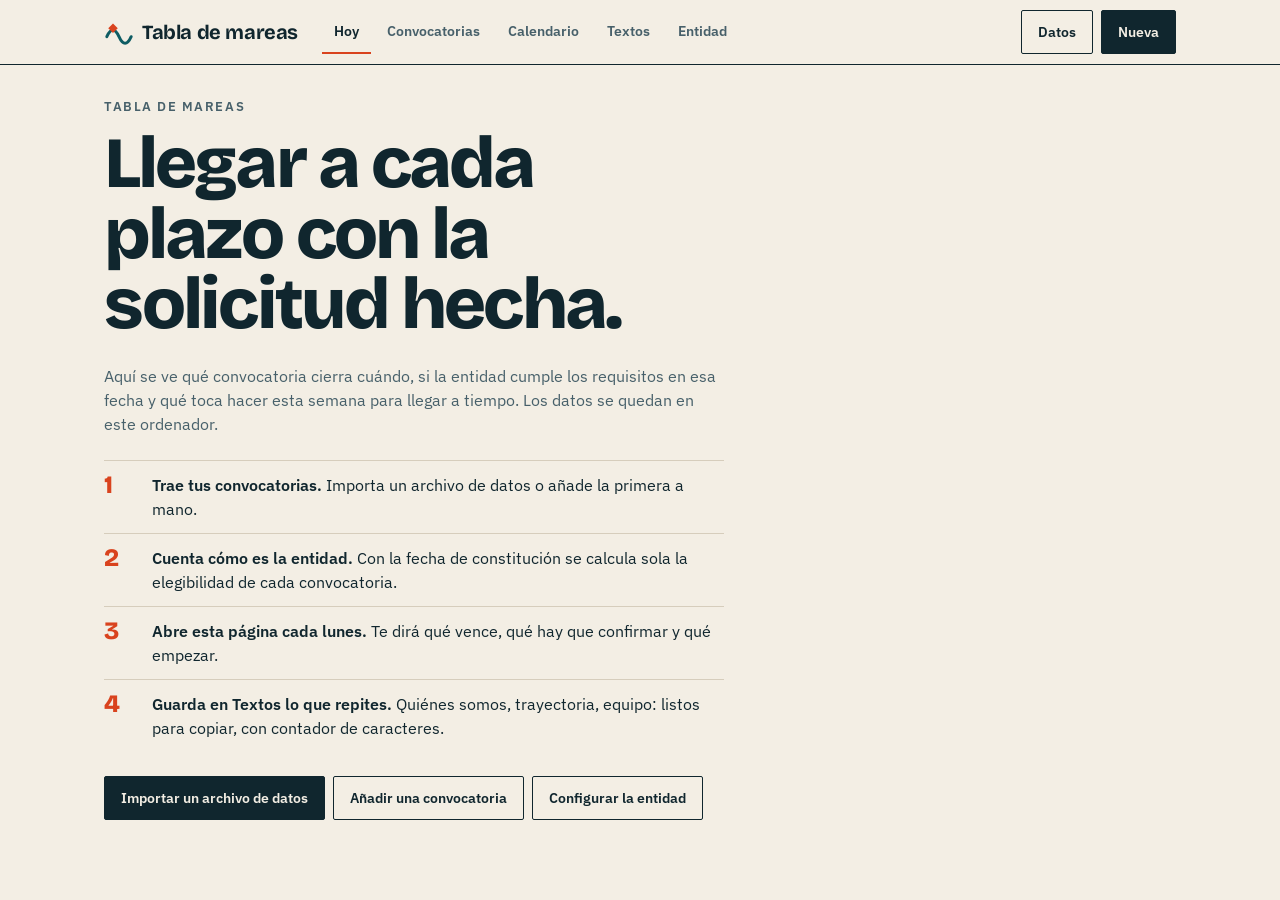
<file: index.html>
<!doctype html>
<html lang="es">
<head>
<meta charset="utf-8">
<meta name="viewport" content="width=device-width, initial-scale=1">
<meta name="color-scheme" content="light dark">
<title>Tabla de mareas · convocatorias</title>
<meta name="description" content="Radar y preparación de convocatorias. Funciona sin conexión y guarda los datos en este ordenador.">
<link rel="icon" href="data:image/svg+xml,%3Csvg xmlns='http://www.w3.org/2000/svg' viewBox='0 0 32 32'%3E%3Crect width='32' height='32' fill='%2310262e'/%3E%3Cpath d='M4 21c4-9 8-9 12 0s8 9 12 0' fill='none' stroke='%23f3eee4' stroke-width='3.5' stroke-linecap='round'/%3E%3Crect x='6.5' y='9' width='7' height='7' transform='rotate(45 10 12.5)' fill='%23d9431e'/%3E%3C/svg%3E">
<style>
@font-face{font-family:"Bricolage Grotesque";font-style:normal;font-weight:200 800;font-display:swap;src:url([data-uri]) format("woff2-variations");}
@font-face{font-family:"IBM Plex Sans";font-style:normal;font-weight:400;font-display:swap;src:url([data-uri]) format("woff2");}
@font-face{font-family:"IBM Plex Sans";font-style:normal;font-weight:600;font-display:swap;src:url([data-uri]) format("woff2");}
/* Tabla de mareas — sistema visual
   Idea: un almanaque náutico. Papel cálido, tinta marina, filetes finos,
   cifras grandes y un único acento de señal para lo urgente. */

:root {
  --papel: #f3eee4;
  --superficie: #fbf8f2;
  --tinta: #10262e;
  --tinta-2: #47606a;
  --filete: #d6cdbc;
  --mar: #0e5c63;
  --mar-suave: #d3e5e1;
  --senal: #d9431e;
  --senal-tinta: #b0320f;
  --senal-suave: #f8ddd3;
  --ok: #1d6b45;

  --f-titulo: "Bricolage Grotesque", "Arial Narrow", system-ui, sans-serif;
  --f-texto: "IBM Plex Sans", system-ui, -apple-system, "Segoe UI", sans-serif;

  /* escala modular 1,25 */
  --t-1: 0.8rem;
  --t0: 1rem;
  --t1: 1.25rem;
  --t2: 1.563rem;
  --t3: 1.953rem;
  --t4: 2.441rem;

  /* espaciado en base 4 */
  --e1: 4px; --e2: 8px; --e3: 12px; --e4: 16px; --e5: 24px; --e6: 32px; --e7: 48px; --e8: 64px;
  --radio: 2px;
  --ancho: 1120px;
}

@media (prefers-color-scheme: dark) {
  :root {
    --papel: #0b1a20;
    --superficie: #11252c;
    --tinta: #ede7da;
    --tinta-2: #9db0b5;
    --filete: #25414a;
    --mar: #62c6bf;
    --mar-suave: #163a40;
    --senal: #ff7a52;
    --senal-tinta: #ff9374;
    --senal-suave: #44201a;
    --ok: #7fd3a4;
  }
}

*, *::before, *::after { box-sizing: border-box; }
html { -webkit-text-size-adjust: 100%; }
body {
  margin: 0;
  background: var(--papel);
  color: var(--tinta);
  font: 400 var(--t0)/1.5 var(--f-texto);
  font-variant-numeric: tabular-nums;
}
h1, h2, h3, p, ul, ol, dl, dd, figure { margin: 0; }
ul, ol { padding: 0; list-style: none; }
a { color: inherit; }
button, input, select, textarea { font: inherit; color: inherit; }
:focus-visible { outline: 2px solid var(--mar); outline-offset: 2px; }
[hidden] { display: none !important; }
.sr { position: absolute; width: 1px; height: 1px; overflow: hidden; clip-path: inset(50%); white-space: nowrap; }

.skip { position: absolute; left: -999px; top: 0; background: var(--tinta); color: var(--papel); padding: var(--e2) var(--e4); z-index: 10; }
.skip:focus { left: var(--e2); top: var(--e2); }

/* ───── Cabecera ───── */
.top {
  position: sticky; top: 0; z-index: 5;
  background: var(--papel);
  border-bottom: 1px solid var(--tinta);
}
.top-in {
  max-width: var(--ancho); margin: 0 auto; padding: 0 var(--e5);
  display: flex; align-items: center; gap: var(--e5); min-height: 64px;
}
.marca { display: flex; align-items: center; gap: var(--e2); text-decoration: none; font: 700 var(--t1)/1 var(--f-titulo); letter-spacing: -0.02em; white-space: nowrap; }
.marca .sello { width: 30px; height: 30px; color: var(--mar); flex: none; }
.marca .sello .rombo { fill: var(--senal); }
.marca img { height: 36px; width: auto; max-width: 190px; object-fit: contain; border-radius: var(--radio); flex: none; margin-right: var(--e1); }
.top nav { display: flex; gap: var(--e1); flex: 1; overflow-x: auto; scrollbar-width: none; }
.top nav::-webkit-scrollbar { display: none; }
.top nav a {
  text-decoration: none; padding: 0 var(--e3); min-height: 44px; display: flex; align-items: center;
  font-weight: 600; font-size: 0.9rem; color: var(--tinta-2); border-bottom: 3px solid transparent; margin-bottom: -1px; white-space: nowrap;
}
.top nav a:hover { color: var(--tinta); }
.top nav a[aria-current="page"] { color: var(--tinta); border-bottom-color: var(--senal); }
.acciones { display: flex; gap: var(--e2); }

.btn {
  min-height: 44px; padding: 0 var(--e4); border: 1px solid var(--tinta); border-radius: var(--radio);
  background: transparent; font-weight: 600; font-size: 0.9rem; cursor: pointer; white-space: nowrap;
  display: inline-flex; align-items: center; justify-content: center; gap: var(--e2); text-decoration: none;
}
.btn:active { transform: translateY(1px); }
.btn.primario { background: var(--tinta); color: var(--papel); }
.btn.peligro { border-color: var(--senal-tinta); color: var(--senal-tinta); }
@media (hover: hover) {
  .btn:hover { background: var(--tinta); color: var(--papel); }
  .btn.primario:hover { background: var(--mar); border-color: var(--mar); color: var(--papel); }
  .btn.peligro:hover { background: var(--senal-tinta); color: var(--papel); }
  .btn.enlace:hover { background: none; color: var(--mar); }
}
.btn.mini { min-height: 36px; padding: 0 var(--e3); font-size: var(--t-1); }
.btn.enlace { border: 0; padding: 0; min-height: 0; text-decoration: underline; text-underline-offset: 3px; font-weight: 600; }

main { max-width: var(--ancho); margin: 0 auto; padding: var(--e6) var(--e5) var(--e8); }
main:focus { outline: none; }

.ante { font-size: var(--t-1); font-weight: 600; text-transform: uppercase; letter-spacing: 0.12em; color: var(--tinta-2); }
.titulo-vista { font: 800 var(--t4)/1.05 var(--f-titulo); letter-spacing: -0.03em; }
.cab-vista { display: flex; align-items: end; justify-content: space-between; gap: var(--e5); flex-wrap: wrap; margin-bottom: var(--e5); }
.sub { color: var(--tinta-2); max-width: 62ch; }
.seccion { margin-top: var(--e7); }
.seccion > h2 {
  font: 700 var(--t1)/1.2 var(--f-titulo); letter-spacing: -0.01em;
  padding-bottom: var(--e2); border-bottom: 1px solid var(--tinta); margin-bottom: var(--e4);
  display: flex; justify-content: space-between; align-items: baseline; gap: var(--e4);
}
.seccion > h2 small { font: 400 var(--t-1)/1.2 var(--f-texto); color: var(--tinta-2); letter-spacing: 0; }

/* ───── Hoy: el próximo plazo manda ───── */
.proximo {
  display: grid; grid-template-columns: auto 1fr; gap: var(--e6); align-items: end;
  padding-bottom: var(--e6); border-bottom: 1px solid var(--tinta);
}
.proximo .cifra {
  font: 800 clamp(6.5rem, 22vw, 15rem)/0.78 var(--f-titulo); letter-spacing: -0.06em; color: var(--senal);
  margin-left: -0.04em;
}
.proximo .cifra small { display: block; font: 600 var(--t-1)/1 var(--f-texto); letter-spacing: 0.12em; text-transform: uppercase; color: var(--tinta); margin: var(--e4) 0 0 0.3em; }
.proximo h1 { font: 700 var(--t3)/1.1 var(--f-titulo); letter-spacing: -0.025em; margin: var(--e2) 0 var(--e3); max-width: 22ch; text-wrap: balance; }
.proximo .datos { display: flex; flex-wrap: wrap; gap: var(--e2) var(--e5); color: var(--tinta-2); margin-bottom: var(--e4); }
.proximo .datos b { color: var(--tinta); font-weight: 600; }

.cifras { display: grid; grid-template-columns: repeat(4, 1fr); border-bottom: 1px solid var(--filete); }
.cifras div { padding: var(--e4) var(--e4) var(--e4) 0; border-left: 1px solid var(--filete); padding-left: var(--e4); }
.cifras div:first-child { border-left: 0; padding-left: 0; }
.cifras dt { font-size: var(--t-1); font-weight: 600; text-transform: uppercase; letter-spacing: 0.1em; color: var(--tinta-2); }
.cifras dd { font: 700 var(--t3)/1.1 var(--f-titulo); letter-spacing: -0.02em; margin-top: var(--e1); }
.cifras dd small { font: 400 var(--t-1)/1 var(--f-texto); color: var(--tinta-2); letter-spacing: 0; }

/* agenda */
.agenda li { display: grid; grid-template-columns: 88px 1fr auto; gap: var(--e4); align-items: center; padding: var(--e3) 0; border-bottom: 1px solid var(--filete); }
.agenda .cuando { font-weight: 600; font-size: 0.9rem; }
.agenda .cuando small { display: block; font-weight: 400; font-size: var(--t-1); color: var(--tinta-2); }
.agenda .que strong { display: block; font-weight: 600; }
.agenda .que span { color: var(--tinta-2); font-size: 0.9rem; }
.agenda li.urgente .cuando, .agenda li.urgente .que strong { color: var(--senal-tinta); }
.agenda label.hecho { display: flex; align-items: center; gap: var(--e2); min-height: 44px; cursor: pointer; font-size: var(--t-1); color: var(--tinta-2); }
.vacio { padding: var(--e5) 0; color: var(--tinta-2); border-bottom: 1px solid var(--filete); }

input[type="checkbox"] { width: 20px; height: 20px; accent-color: var(--mar); flex: none; margin: 0; }

/* ───── Lista de convocatorias ───── */
.filtros { display: flex; flex-wrap: wrap; gap: var(--e2); align-items: center; margin-bottom: var(--e4); }
.pestanas { display: flex; flex-wrap: wrap; border: 1px solid var(--tinta); border-radius: var(--radio); overflow: hidden; }
.pestanas button { border: 0; border-left: 1px solid var(--tinta); background: transparent; min-height: 44px; padding: 0 var(--e3); font-weight: 600; font-size: 0.9rem; cursor: pointer; }
.pestanas button:first-child { border-left: 0; }
.pestanas button[aria-pressed="true"] { background: var(--tinta); color: var(--papel); }
.pestanas button span { font-weight: 400; opacity: 0.7; margin-left: var(--e1); }
.campo, select, input[type="text"], input[type="search"], input[type="date"], input[type="number"], input[type="url"], textarea {
  min-height: 44px; padding: var(--e2) var(--e3); border: 1px solid var(--tinta-2); border-radius: var(--radio);
  background: var(--superficie); width: 100%;
}
textarea { min-height: 120px; resize: vertical; line-height: 1.5; }
.filtros select, .filtros input { width: auto; flex: 0 1 200px; }
.filtros input[type="search"] { flex: 1 1 200px; }

.lista > li {
  display: grid; grid-template-columns: minmax(0, 1fr) auto 168px; gap: var(--e4); align-items: center;
  border-bottom: 1px solid var(--filete); padding: var(--e3) 0;
}
.lista > li:first-child { border-top: 1px solid var(--tinta); }
.lista .abrir { all: unset; box-sizing: border-box; cursor: pointer; display: grid; grid-template-columns: 96px minmax(0, 1fr); gap: var(--e4); align-items: center; min-height: 44px; }
.lista .abrir:focus-visible { outline: 2px solid var(--mar); outline-offset: 4px; }
.lista .abrir:hover .nombre { color: var(--mar); }
.dia { font: 800 var(--t3)/0.95 var(--f-titulo); letter-spacing: -0.03em; }
.dia small { display: block; font: 600 var(--t-1)/1.3 var(--f-texto); letter-spacing: 0.06em; text-transform: uppercase; color: var(--tinta-2); margin-top: var(--e1); }
.dia.estimada { color: var(--tinta-2); }
.dia.sin { font: 400 0.9rem/1.3 var(--f-texto); color: var(--tinta-2); letter-spacing: 0; }
.nombre { font-weight: 600; display: block; }
.meta { color: var(--tinta-2); font-size: 0.9rem; display: block; }
.marcas { display: flex; flex-wrap: wrap; gap: var(--e1) var(--e2); margin-top: var(--e1); }
.marca-e { font-size: var(--t-1); font-weight: 600; padding: 1px var(--e2); border: 1px solid currentColor; border-radius: var(--radio); white-space: nowrap; }
.lista .marca-e { white-space: normal; overflow-wrap: anywhere; }
.lista .marca-e.dias { white-space: nowrap; }
.marca-e.si { color: var(--ok); }
.marca-e.no { color: var(--senal-tinta); background: var(--senal-suave); border-color: transparent; }
.marca-e.duda { color: var(--tinta-2); border-style: dashed; }
.marca-e.dias { color: var(--tinta); }
.marca-e.dias.cerca { color: var(--senal-tinta); }
.encaje { display: flex; gap: 3px; }
.encaje i { width: 9px; height: 9px; border-radius: 50%; border: 1px solid var(--mar); }
.encaje i.on { background: var(--mar); }

/* ───── Calendario ───── */
.marea { position: relative; margin-bottom: var(--e2); }
.marea svg { display: block; width: 100%; height: 120px; overflow: visible; }
.marea .area { fill: var(--mar-suave); }
.marea .n { position: absolute; transform: translate(-50%, -125%); font-size: var(--t-1); font-weight: 600; }
.pista .hito-etq { color: var(--tinta); font-weight: 600; padding-left: var(--e1); }
.pista .hito-etq.izq { transform: translate(-100%, -50%); padding: 0 var(--e1) 0 0; }
.marea .linea { fill: none; stroke: var(--mar); stroke-width: 2; vector-effect: non-scaling-stroke; }
.crono-desliza { overflow-x: auto; }
.crono { min-width: 880px; }
.crono-fila { display: grid; grid-template-columns: 240px 1fr; align-items: center; border-bottom: 1px solid var(--filete); min-height: 44px; }
.crono-fila .etq { all: unset; cursor: pointer; font-size: 0.9rem; font-weight: 600; padding: var(--e2) var(--e3) var(--e2) 0; line-height: 1.25; min-width: 0; }
.crono-fila .etq span { display: -webkit-box; -webkit-line-clamp: 2; -webkit-box-orient: vertical; overflow: hidden; }
.crono-fila .etq:hover { color: var(--mar); }
.crono-fila .etq:focus-visible { outline: 2px solid var(--mar); }
.pista { position: relative; height: 44px; }
.pista .prep, .pista .ventana { position: absolute; top: 50%; height: 12px; transform: translateY(-50%); }
.pista .prep { background: repeating-linear-gradient(135deg, var(--filete) 0 2px, transparent 2px 6px); }
.pista .ventana { background: var(--mar); border-radius: var(--radio); min-width: 4px; }
.pista .ventana.estimada { background: transparent; border: 1.5px dashed var(--mar); }
.pista .cierre { position: absolute; top: 50%; width: 12px; height: 12px; transform: translate(-50%, -50%) rotate(45deg); background: var(--senal); }
.pista .cierre.estimada { background: var(--papel); border: 2px solid var(--senal); }
.pista .rot { position: absolute; top: 50%; transform: translateY(-50%); font-size: var(--t-1); color: var(--tinta-2); white-space: nowrap; padding-left: var(--e3); }
.crono-cab { display: grid; grid-template-columns: 240px 1fr; border-bottom: 1px solid var(--tinta); }
.meses { position: relative; height: 32px; }
.meses span { position: absolute; top: 0; bottom: 0; border-left: 1px solid var(--filete); padding-left: var(--e1); font-size: var(--t-1); font-weight: 600; text-transform: uppercase; letter-spacing: 0.08em; color: var(--tinta-2); display: flex; align-items: center; }
.meses span.anio { color: var(--tinta); }
.crono-cuerpo { position: relative; }
.guia { position: absolute; top: 0; bottom: 0; width: 0; border-left: 1px solid var(--filete); pointer-events: none; }
.guia.hoy { border-left: 2px solid var(--senal); z-index: 1; }
.guia.hito { border-left: 1.5px dotted var(--tinta); }
.guias { position: absolute; top: 0; bottom: 0; left: 240px; right: 0; pointer-events: none; }
.leyenda { display: flex; flex-wrap: wrap; gap: var(--e2) var(--e5); font-size: var(--t-1); color: var(--tinta-2); margin-top: var(--e4); }
.leyenda span { display: inline-flex; align-items: center; gap: var(--e2); }
.leyenda i { display: inline-block; }
.leyenda .l-ventana { width: 24px; height: 10px; background: var(--mar); }
.leyenda .l-estimada { width: 24px; height: 10px; border: 1.5px dashed var(--mar); }
.leyenda .l-prep { width: 24px; height: 10px; background: repeating-linear-gradient(135deg, var(--tinta-2) 0 2px, transparent 2px 6px); }
.leyenda .l-cierre { width: 10px; height: 10px; background: var(--senal); transform: rotate(45deg); }
.leyenda .l-hoy { width: 0; height: 14px; border-left: 2px solid var(--senal); }
.leyenda .l-hito { width: 0; height: 14px; border-left: 1.5px dotted var(--tinta); }

/* ───── Entidad ───── */
.rejilla { display: grid; grid-template-columns: repeat(12, 1fr); gap: var(--e4) var(--e5); }
.c3 { grid-column: span 3; } .c4 { grid-column: span 4; } .c6 { grid-column: span 6; } .c8 { grid-column: span 8; } .c12 { grid-column: span 12; }
label.etq, .etq-g { display: block; font-size: var(--t-1); font-weight: 600; letter-spacing: 0.04em; margin-bottom: var(--e1); }
.ayuda { font-size: var(--t-1); color: var(--tinta-2); margin-top: var(--e1); }
.casilla { display: flex; align-items: center; gap: var(--e2); min-height: 44px; cursor: pointer; }
.hitos li { display: grid; grid-template-columns: 128px 1fr; gap: var(--e4); padding: var(--e3) 0; border-bottom: 1px solid var(--filete); }
.hitos .cuando { font: 700 var(--t1)/1.1 var(--f-titulo); letter-spacing: -0.01em; }
.hitos .cuando small { display: block; font: 400 var(--t-1)/1.4 var(--f-texto); color: var(--tinta-2); letter-spacing: 0; }
.hitos li.hecho .cuando { color: var(--ok); }
.hitos .desbloquea { color: var(--tinta-2); font-size: 0.9rem; margin-top: var(--e1); }
.hitos .desbloquea button { all: unset; cursor: pointer; text-decoration: underline; text-underline-offset: 3px; color: var(--tinta); }
.tabla { width: 100%; border-collapse: collapse; }
.tabla th { text-align: left; font-size: var(--t-1); font-weight: 600; text-transform: uppercase; letter-spacing: 0.08em; color: var(--tinta-2); padding: var(--e2) var(--e3) var(--e2) 0; border-bottom: 1px solid var(--tinta); }
.tabla td { padding: var(--e2) var(--e3) var(--e2) 0; border-bottom: 1px solid var(--filete); vertical-align: middle; }
.tabla td:last-child, .tabla th:last-child { padding-right: 0; }
.tabla input, .tabla select { min-width: 0; }
.quitar { all: unset; cursor: pointer; width: 44px; height: 44px; display: grid; place-items: center; color: var(--tinta-2); font-size: var(--t1); line-height: 1; }
.quitar:hover { color: var(--senal-tinta); }
.quitar:focus-visible { outline: 2px solid var(--mar); }

/* ───── Diálogos ───── */
dialog {
  border: 1px solid var(--tinta); border-radius: var(--radio); background: var(--papel); color: var(--tinta);
  padding: 0; width: min(760px, calc(100vw - 24px)); max-height: calc(100dvh - 24px);
}
dialog::backdrop { background: rgb(16 38 46 / 0.55); }
.dlg { display: flex; flex-direction: column; max-height: calc(100dvh - 26px); }
.dlg-cab { display: flex; justify-content: space-between; align-items: center; gap: var(--e4); padding: var(--e4) var(--e5); border-bottom: 1px solid var(--tinta); }
.dlg-cab h2 { font: 700 var(--t2)/1.1 var(--f-titulo); letter-spacing: -0.02em; }
.dlg-cuerpo { padding: var(--e5); overflow-y: auto; }
.dlg-pie { display: flex; justify-content: space-between; gap: var(--e3); padding: var(--e4) var(--e5); border-top: 1px solid var(--tinta); flex-wrap: wrap; }
.dlg-pie .der, .dlg-pie .izq { display: flex; gap: var(--e2); flex-wrap: wrap; }
.dlg-pie .der { margin-left: auto; }
fieldset { border: 0; padding: 0; margin: 0 0 var(--e6); min-width: 0; }
legend { font: 700 var(--t1)/1.2 var(--f-titulo); padding: 0 0 var(--e2); margin-bottom: var(--e4); border-bottom: 1px solid var(--filete); width: 100%; }
.aviso { padding: var(--e3) var(--e4); border-left: 3px solid var(--mar); background: var(--mar-suave); font-size: 0.9rem; margin-bottom: var(--e4); }
.aviso.no { border-color: var(--senal); background: var(--senal-suave); }
.tareas li { display: grid; grid-template-columns: 28px 1fr 150px 44px; gap: var(--e2); align-items: center; padding: var(--e1) 0; border-bottom: 1px solid var(--filete); }
.tareas li.hecha input[type="text"] { text-decoration: line-through; color: var(--tinta-2); }
.tareas input[type="text"], .tareas input[type="date"] { border-color: transparent; background: transparent; padding-left: var(--e1); }
.tareas input:hover, .tareas input:focus { border-color: var(--tinta-2); background: var(--superficie); }
.fila-btn { display: flex; flex-wrap: wrap; gap: var(--e2); margin-top: var(--e3); }
.registros-check { display: grid; grid-template-columns: repeat(2, 1fr); gap: 0 var(--e5); }

#toast {
  display: flex; align-items: center; gap: var(--e4);
  position: fixed; left: 50%; bottom: var(--e5); top: auto; right: auto; margin: 0; border: 0; overflow: visible; height: auto;
  transform: translate(-50%, 20px); opacity: 0; pointer-events: none;
  background: var(--tinta); color: var(--papel); padding: var(--e3) var(--e4); border-radius: var(--radio); font-weight: 600; font-size: 0.9rem;
  transition: opacity 0.2s, transform 0.2s; max-width: calc(100vw - 32px); z-index: 20;
}
#toast.ver { opacity: 1; transform: translate(-50%, 0); pointer-events: auto; }
#toast button { all: unset; cursor: pointer; font-weight: 600; text-decoration: underline; text-underline-offset: 3px; white-space: nowrap; min-height: 28px; display: inline-flex; align-items: center; }
#toast button:focus-visible { outline: 2px solid var(--papel); outline-offset: 2px; }
#toast button[hidden] { display: none; }

/* bienvenida */
.bienvenida { max-width: 62ch; }
.bienvenida h1 { font: 800 clamp(2.4rem, 8vw, 4.5rem)/0.98 var(--f-titulo); letter-spacing: -0.04em; margin: var(--e3) 0 var(--e5); text-wrap: balance; }
.bienvenida ol { counter-reset: paso; margin: var(--e5) 0; }
.bienvenida ol li { counter-increment: paso; display: grid; grid-template-columns: 48px 1fr; padding: var(--e3) 0; border-top: 1px solid var(--filete); }
.bienvenida ol li::before { content: counter(paso); font: 800 var(--t2)/1 var(--f-titulo); color: var(--senal); }

/* ───── Pantallas pequeñas ───── */
@media (max-width: 760px) {
  .top-in { flex-wrap: wrap; gap: 0 var(--e3); padding: var(--e2) var(--e4) 0; }
  .marca { flex: 1; min-height: 44px; min-width: 0; }
  .marca img { height: 30px; max-width: 150px; }
  .con-logo .nombre-app { display: none; }
  .top nav { order: 3; flex: 1 0 100%; margin: 0 calc(var(--e4) * -1); padding: 0 var(--e2); }
  .acciones .btn { padding: 0 var(--e3); }
  main { padding: var(--e5) var(--e4) var(--e8); }
  .titulo-vista { font-size: var(--t3); }
  .pestanas { flex-wrap: nowrap; overflow-x: auto; max-width: 100%; scrollbar-width: none; }
  .pestanas button { flex: none; }
  .espaciador { display: none; }
  .proximo { grid-template-columns: 1fr; gap: var(--e4); }
  .cifras { grid-template-columns: repeat(2, 1fr); }
  .cifras div:nth-child(3) { border-left: 0; padding-left: 0; }
  .cifras div:nth-child(-n+2) { border-bottom: 1px solid var(--filete); }
  .agenda li { grid-template-columns: 72px 1fr; }
  .agenda li > :nth-child(3) { grid-column: 2; }
  .lista > li { grid-template-columns: minmax(0, 1fr) 168px; row-gap: var(--e2); }
  .lista .abrir { grid-column: 1 / -1; grid-template-columns: 64px minmax(0, 1fr); gap: var(--e3); align-items: start; }
  .lista > li > .encaje { grid-column: 1; margin-left: 76px; }
  .lista > li > select { grid-column: 2; }
  .dia { font-size: var(--t2); }
  .c3, .c4, .c6, .c8 { grid-column: span 12; }
  .hitos li { grid-template-columns: 96px 1fr; }
  .tareas li { grid-template-columns: 28px 1fr 44px; }
  .tareas li input[type="date"] { grid-column: 2; grid-row: 2; }
  .registros-check { grid-template-columns: 1fr; }
  .dlg-cuerpo, .dlg-cab, .dlg-pie { padding-left: var(--e4); padding-right: var(--e4); }
  .tabla.apilar thead { display: none; }
  .tabla.apilar tr { display: grid; grid-template-columns: 1fr 44px; gap: var(--e1) var(--e2); padding: var(--e3) 0; border-bottom: 1px solid var(--filete); }
  .tabla.apilar td { border: 0; padding: 0; grid-column: 1; }
  .tabla.apilar td.acc { grid-column: 2; grid-row: 1; }
  .crono-fila, .crono-cab { grid-template-columns: 160px 1fr; }
  .guias { left: 160px; }
}

@media (prefers-reduced-motion: reduce) { * { transition: none !important; } }
/* ───── Color de marca de la entidad ───── */
@supports (color: color-mix(in srgb, red, blue)) {
  :root.con-marca { --mar: var(--marca); --mar-suave: color-mix(in srgb, var(--marca) 13%, var(--papel)); }
  @media (prefers-color-scheme: dark) {
    :root.con-marca { --mar: color-mix(in srgb, var(--marca) 48%, white); --mar-suave: color-mix(in srgb, var(--marca) 34%, var(--papel)); }
  }
}

/* ───── Identidad, dinero ───── */
.logo-zona { min-height: 72px; display: flex; align-items: center; padding: var(--e3); border: 1px dashed var(--tinta-2); border-radius: var(--radio); }
.logo-zona img { max-height: 64px; max-width: 100%; border-radius: var(--radio); }
input.sr:focus-visible + label { outline: 2px solid var(--mar); outline-offset: 2px; }
input[type="color"] { width: 72px; min-height: 44px; padding: 2px; border: 1px solid var(--tinta-2); border-radius: var(--radio); background: var(--superficie); cursor: pointer; }
.dinero { padding: var(--e3) 0; border-bottom: 1px solid var(--filete); color: var(--tinta-2); }
.dinero b { color: var(--tinta); font-weight: 600; }

/* ───── Textos ───── */
.texto { border-top: 1px solid var(--tinta); padding: var(--e4) 0 var(--e5); }
.texto-cab { display: grid; grid-template-columns: minmax(0, 1fr) 250px 190px; gap: var(--e3); align-items: center; margin-bottom: var(--e2); }
.texto-titulo { border-color: transparent !important; background: transparent !important; }
.texto-titulo:hover, .texto-titulo:focus { border-color: var(--tinta-2) !important; background: var(--superficie) !important; }
.mini-campo { display: flex; align-items: center; gap: var(--e2); }
.mini-campo span { font-size: var(--t-1); font-weight: 600; text-transform: uppercase; letter-spacing: 0.08em; color: var(--tinta-2); }
.mini-campo input { min-height: 36px; padding: var(--e1) var(--e2); font-size: 0.9rem; min-width: 0; }
.texto-titulo { font: 700 var(--t1)/1.2 var(--f-titulo); letter-spacing: -0.01em; padding-left: 0 !important; }
.texto-titulo:hover, .texto-titulo:focus { padding-left: var(--e3) !important; }
.texto textarea { min-height: 0; }
.texto-pie { display: flex; justify-content: space-between; align-items: center; gap: var(--e3); flex-wrap: wrap; margin-top: var(--e2); }
.texto-acc { display: flex; align-items: center; gap: var(--e2); }
.contador { font-size: 0.9rem; color: var(--tinta-2); }
.contador .pasa { color: var(--senal-tinta); font-weight: 600; }

/* ───── Informe ───── */
.informe-cab { display: flex; align-items: center; gap: var(--e5); flex-wrap: wrap; padding-bottom: var(--e5); border-bottom: 1px solid var(--tinta); }
.informe-cab img { height: 56px; max-width: 240px; object-fit: contain; border-radius: var(--radio); }
.informe-cab > div { flex: 1; min-width: 240px; }
.informe-lista li { padding: var(--e2) 0; border-bottom: 1px solid var(--filete); color: var(--tinta-2); }
.informe-lista strong { color: var(--tinta); font-weight: 600; }
.informe-tabla td { vertical-align: top; font-size: 0.9rem; }
.informe-tabla small { color: var(--tinta-2); }
.nob { white-space: nowrap; }
.informe-desliza { overflow-x: auto; }

@media (max-width: 760px) {
  .texto-cab { grid-template-columns: minmax(0, 1fr) 150px; gap: var(--e2); }
  .texto-cab .texto-titulo { grid-column: 1 / -1; }
  .informe-tabla { min-width: 640px; }
}

@media print {
  :root, :root.con-marca {
    --papel: #fff; --superficie: #fff; --tinta: #111; --tinta-2: #444; --filete: #bbb;
    --mar: #0e5c63; --mar-suave: #eef3f2; --senal: #c23a17; --senal-tinta: #a12d0e; --senal-suave: #fbe9e3; --ok: #1d6b45;
  }
  .top, .no-imprimir, .acciones, .filtros, .fila-btn, #toast, .skip { display: none !important; }
  body { background: #fff; font-size: 10.5pt; }
  main { max-width: none; padding: 0; }
  .seccion { margin-top: 18pt; }
  .seccion > h2 { break-after: avoid; }
  .informe-desliza { overflow: visible; }
  .informe-tabla thead { display: table-header-group; }
  .informe-tabla tr, .informe-lista li { break-inside: avoid; }
  .informe-tabla { min-width: 0; }
  .aviso, .marca-e.no { -webkit-print-color-adjust: exact; print-color-adjust: exact; }
  @page { margin: 16mm; }
}

</style>
</head>
<body>
<a class="skip" href="#main">Saltar al contenido</a>

<header class="top">
  <div class="top-in">
    <a class="marca" href="#hoy" aria-label="Tabla de mareas, ir a Hoy">
      <img id="logo-entidad" alt="" hidden>
      <svg class="sello" viewBox="0 0 32 32" aria-hidden="true">
        <path d="M3 21c4.3-9.5 8.7-9.5 13 0s8.7 9.5 13 0" fill="none" stroke="currentColor" stroke-width="3.2" stroke-linecap="round"/>
        <rect class="rombo" x="6" y="8.4" width="7.2" height="7.2" transform="rotate(45 9.6 12)"/>
      </svg>
      <span class="nombre-app">Tabla de mareas</span>
    </a>
    <nav aria-label="Secciones">
      <a href="#hoy">Hoy</a>
      <a href="#convocatorias">Convocatorias</a>
      <a href="#calendario">Calendario</a>
      <a href="#textos">Textos</a>
      <a href="#entidad">Entidad</a>
    </nav>
    <div class="acciones">
      <button type="button" class="btn" data-accion="datos">Datos</button>
      <button type="button" class="btn primario" data-accion="nueva" title="Atajo: tecla N">Nueva</button>
    </div>
  </div>
</header>

<main id="main" tabindex="-1"></main>

<dialog id="dlg-conv" aria-labelledby="dlg-conv-t">
  <div class="dlg">
    <div class="dlg-cab">
      <h2 id="dlg-conv-t">Convocatoria</h2>
      <button type="button" class="btn mini" data-cerrar="dlg-conv">Cerrar</button>
    </div>
    <div class="dlg-cuerpo"><form id="form-conv" novalidate></form></div>
    <div class="dlg-pie">
      <div class="izq">
        <button type="button" class="btn peligro" id="btn-borrar-conv" data-accion="borrar-conv">Eliminar</button>
        <button type="button" class="btn" id="btn-siguiente" data-accion="siguiente-edicion">Crear la edición siguiente</button>
      </div>
      <div class="der">
        <button type="button" class="btn" data-cerrar="dlg-conv">Cancelar</button>
        <button type="submit" class="btn primario" form="form-conv">Guardar</button>
      </div>
    </div>
  </div>
</dialog>

<dialog id="dlg-datos" aria-labelledby="dlg-datos-t">
  <div class="dlg">
    <div class="dlg-cab">
      <h2 id="dlg-datos-t">Datos</h2>
      <button type="button" class="btn mini" data-cerrar="dlg-datos">Cerrar</button>
    </div>
    <div class="dlg-cuerpo">
      <p class="aviso" id="datos-estado"></p>

      <fieldset><legend>Copia de seguridad</legend>
        <p class="sub">Los datos viven solo en este navegador. Descarga una copia cada semana y guárdala en la carpeta compartida: sirve de respaldo y para que otra persona del equipo abra lo mismo en su ordenador.</p>
        <div class="fila-btn"><button type="button" class="btn primario" data-accion="exportar">Descargar copia (.json)</button></div>
      </fieldset>

      <fieldset><legend>Importar</legend>
        <label class="casilla"><input type="radio" name="modo" value="fusionar" checked> Fusionar: añade lo nuevo y actualiza lo que ya existe, sin tocar las tareas</label>
        <label class="casilla"><input type="radio" name="modo" value="reemplazar"> Reemplazar todo por el contenido del archivo</label>
        <div style="margin-top:var(--e3)">
          <label class="etq" for="datos-archivo">Desde un archivo .json</label>
          <input type="file" id="datos-archivo" accept=".json,application/json" class="campo">
        </div>
        <div style="margin-top:var(--e4)">
          <label class="etq" for="datos-texto">O pega aquí el JSON (por ejemplo, el que prepare Claude tras la búsqueda semanal)</label>
          <textarea id="datos-texto" rows="4" spellcheck="false"></textarea>
        </div>
        <div class="fila-btn"><button type="button" class="btn" data-accion="importar-texto">Importar el texto pegado</button></div>
      </fieldset>

      <fieldset id="bloque-monday"><legend>monday.com</legend>
        <p class="sub">Trae el tablero de convocatorias a la herramienta y devuelve a monday los cambios de estado, plazo, importes y notas hechos aquí. Si un dato cambia en los dos sitios, gana monday. Antes de escribir en monday te pregunto.</p>
        <div class="rejilla">
          <div style="grid-column:span 5"><label class="etq" for="mon-tablero">Número del tablero</label><input id="mon-tablero" class="campo" inputmode="numeric" autocomplete="off"></div>
          <div style="grid-column:span 7"><label class="etq" for="mon-token">Token personal de monday</label><input id="mon-token" class="campo" type="password" autocomplete="off" spellcheck="false"></div>
        </div>
        <p class="ayuda">El número está en la dirección del tablero, tras /boards/. El token se saca en monday, en tu foto, Developers, API token. Se guarda solo en este navegador y no entra en las copias de seguridad.</p>
        <div class="fila-btn"><button type="button" class="btn primario" data-accion="monday-sync">Sincronizar con monday</button><button type="button" class="btn mini" data-accion="monday-olvidar">Olvidar el token</button><button type="button" class="btn mini" id="mon-deshacer" data-accion="monday-deshacer" hidden>Deshacer esta sincronización</button></div>
        <p class="aviso" id="mon-msg" role="status" hidden></p>
      </fieldset>

      <fieldset><legend>Calendario</legend>
        <p class="sub">Descarga los cierres, el inicio de cada preparación y las tareas con fecha en un archivo .ics para Google Calendar, Outlook o el calendario del móvil.</p>
        <div class="fila-btn"><button type="button" class="btn" data-accion="ics">Descargar plazos (.ics)</button></div>
      </fieldset>

      <fieldset style="margin-bottom:0"><legend>Empezar de cero</legend>
        <div class="fila-btn">
          <button type="button" class="btn" id="btn-semilla" data-accion="restaurar-semilla" hidden>Volver a los datos iniciales</button>
          <button type="button" class="btn peligro" data-accion="borrar-todo">Borrar todos los datos de este navegador</button>
        </div>
      </fieldset>
    </div>
  </div>
</dialog>

<div id="toast" popover="manual" role="status" aria-live="polite"><span id="toast-t"></span><button type="button" id="toast-deshacer" data-accion="deshacer" hidden>Deshacer</button></div>

<script id="semilla" type="application/json"></script>
<script>
'use strict';
/* Tabla de mareas — radar y preparación de convocatorias.
   Sin dependencias ni servidor: los datos viven en el navegador (localStorage)
   y se comparten exportando un archivo .json. */

const CLAVE = 'tabla-de-mareas-v1';

const ESTADOS = [
  { id: 'Detectada', fase: 'activa' },
  { id: 'En estudio', fase: 'activa' },
  { id: 'Aún no abierta', fase: 'activa' },
  { id: 'En preparación', fase: 'activa' },
  { id: 'Presentada', fase: 'presentada' },
  { id: 'Concedida', fase: 'resuelta' },
  { id: 'En ejecución', fase: 'resuelta' },
  { id: 'Justificada', fase: 'resuelta' },
  { id: 'Denegada', fase: 'resuelta' },
  { id: 'Cerrada', fase: 'resuelta' },
  { id: 'Descartada', fase: 'descartada' },
];
const FASES = [
  ['activa', 'En curso'], ['presentada', 'Presentadas'], ['resuelta', 'Resueltas'],
  ['descartada', 'Descartadas'], ['todas', 'Todas'],
];
const AMBITOS = ['Europa', 'Estatal', 'Cataluña', 'Tarragona local', 'Fundación / premio', 'Latinoamérica', 'Otro'];
const ROLES = ['', 'líder', 'socia', 'no aplica'];
const ESTADOS_REG = ['hecho', 'en trámite', 'pendiente', 'sin confirmar'];

const REGISTROS_BASE = [
  { id: 'reg-asociaciones', nombre: 'Registre d\'Associacions de la Generalitat' },
  { id: 'municipal', nombre: 'Registre Municipal d\'Entitats' },
  { id: 'cens-juvenils', nombre: 'Cens d\'entitats juvenils' },
  { id: 'cens-voluntariat', nombre: 'Cens d\'entitats del voluntariat' },
  { id: 'pic', nombre: 'PIC (EU Funding & Tenders Portal)' },
  { id: 'oid', nombre: 'OID de Erasmus+' },
  { id: 'eyf', nombre: 'Base de datos de la Fundación Europea de la Juventud' },
  { id: 'ongd-aecid', nombre: 'Registro de ONGD de la AECID' },
  { id: 'ongd-accd', nombre: 'Registre d\'ONGD de la cooperació catalana (ACCD)' },
];
const DOCS_BASE = [
  'NIF de la entidad', 'Estatutos sellados por el registro', 'Acta fundacional',
  'Certificado de inscripción en el registro de asociaciones', 'Certificado de la junta vigente y representante legal',
  'Certificado digital de representante', 'Certificado de estar al corriente con la AEAT',
  'Certificado de estar al corriente con la Seguridad Social', 'Certificado de estar al corriente con la Agència Tributària de Catalunya',
  'Certificado de titularidad bancaria', 'Cuentas anuales aprobadas', 'Memoria de actividades',
  'Seguro de responsabilidad civil y de voluntariado', 'Protocolo contra el acoso y plan de igualdad',
].map((nombre, i) => ({ id: 'doc-' + (i + 1), nombre }));

const PLAN_BASE = [
  [42, 'Leer las bases completas y decidir si nos presentamos'],
  [35, 'Confirmar socios, cartas de apoyo y cofinanciación'],
  [28, 'Primer borrador de la memoria técnica'],
  [21, 'Presupuesto detallado y justificado'],
  [14, 'Reunir la documentación de la entidad y los certificados al corriente'],
  [7, 'Revisión cruzada: repasar los criterios de valoración uno a uno'],
  [2, 'Presentar en la plataforma (no esperar al último día)'],
];

/* ───────── utilidades ───────── */
const $ = (s, r = document) => r.querySelector(s);
const $$ = (s, r = document) => [...r.querySelectorAll(s)];
const esc = s => String(s ?? '').replace(/[&<>"']/g, c => ({ '&': '&amp;', '<': '&lt;', '>': '&gt;', '"': '&quot;', "'": '&#39;' }[c]));
const uid = () => Math.random().toString(36).slice(2, 10) + Date.now().toString(36).slice(-4);
const num = v => (v === '' || v == null || isNaN(+v)) ? null : +v;
const acota = (n, a, b) => Math.min(b, Math.max(a, n));
const fechaOK = s => (typeof s === 'string' && /^\d{4}-\d{2}-\d{2}$/.test(s)) ? s : '';
const urlOK = u => /^https?:\/\//i.test(String(u || '').trim()) ? String(u).trim() : '';
const logoOK = v => (typeof v === 'string' && /^data:image\/(png|jpeg|webp|svg\+xml)[;,]/.test(v) && v.length < 700000) ? v : '';
const colorOK = v => /^#[0-9a-f]{6}$/i.test(String(v || '')) ? String(v).toLowerCase() : '';
const faseDe = estado => (ESTADOS.find(e => e.id === estado) || ESTADOS[0]).fase;

const p2 = n => String(n).padStart(2, '0');
const iso = d => `${d.getFullYear()}-${p2(d.getMonth() + 1)}-${p2(d.getDate())}`;
const fecha = s => { const [y, m, d] = s.split('-').map(Number); return new Date(y, m - 1, d); };
const HOY_FIJO = fechaOK(new URLSearchParams(location.search).get('hoy') || '');
const hoy = () => HOY_FIJO || iso(new Date());
const dias = (a, b) => Math.round((fecha(b) - fecha(a)) / 864e5);
const masDias = (s, n) => { const d = fecha(s); d.setDate(d.getDate() + n); return iso(d); };
const masMeses = (s, n) => {
  const d = fecha(s), dia = d.getDate();
  d.setDate(1); d.setMonth(d.getMonth() + n);
  d.setDate(Math.min(dia, new Date(d.getFullYear(), d.getMonth() + 1, 0).getDate()));
  return iso(d);
};
const MES = ['ene', 'feb', 'mar', 'abr', 'may', 'jun', 'jul', 'ago', 'sep', 'oct', 'nov', 'dic'];
const f = s => { if (!s) return ''; const d = fecha(s); return `${d.getDate()} ${MES[d.getMonth()]} ${d.getFullYear()}`; };
const fCorta = s => { const d = fecha(s); return `${d.getDate()} ${MES[d.getMonth()]}`; };
const miles = n => new Intl.NumberFormat('es-ES', { maximumFractionDigits: 0, useGrouping: 'always' }).format(n);
const eur = n => n == null ? '—' : miles(n) + ' €';
const plural = (n, uno, varios) => `${n} ${n === 1 ? uno : varios}`;

/* ───────── datos ───────── */
function normConv(c) {
  c = c || {};
  return {
    id: c.id || uid(),
    idExterno: c.idExterno ? String(c.idExterno) : '',
    nombre: String(c.nombre || '').trim(),
    financiador: c.financiador || '',
    ambito: c.ambito || '',
    estado: ESTADOS.some(e => e.id === c.estado) ? c.estado : 'Detectada',
    rol: ROLES.includes(c.rol) ? c.rol : '',
    responsable: String(c.responsable || ''),
    apertura: fechaOK(c.apertura),
    plazo: fechaOK(c.plazo),
    plazoHora: c.plazoHora || '',
    plazoConfirmado: c.plazoConfirmado !== false,
    resolucion: fechaOK(c.resolucion),
    importeTexto: c.importeTexto || '',
    importeSolicitado: num(c.importeSolicitado),
    importeConcedido: num(c.importeConcedido),
    cofinanciacion: num(c.cofinanciacion),
    encaje: acota(parseInt(c.encaje, 10) || 0, 0, 5),
    reqAntiguedadMeses: Math.max(0, num(c.reqAntiguedadMeses) || 0),
    reqEjercicios: Math.max(0, num(c.reqEjercicios) || 0),
    reqUtilidadPublica: !!c.reqUtilidadPublica,
    reqRegistros: Array.isArray(c.reqRegistros) ? c.reqRegistros.map(String) : [],
    reqDocs: Array.isArray(c.reqDocs) ? c.reqDocs.map(String) : [],
    reqVerificado: !!c.reqVerificado,
    semanasPrep: acota(num(c.semanasPrep) || 6, 1, 52),
    notas: c.notas || '',
    enlace: c.enlace || '',
    carpeta: c.carpeta || '',
    motivo: c.motivo || '',
    aprendizaje: c.aprendizaje || '',
    revisado: fechaOK(c.revisado),
    tareas: (Array.isArray(c.tareas) ? c.tareas : []).map(t => ({
      id: t.id || uid(), texto: String(t.texto || ''), fecha: fechaOK(t.fecha), hecha: !!t.hecha, mon: t.mon ? String(t.mon) : '',
    })),
  };
}

function normTexto(t) {
  t = t || {};
  return { id: t.id || uid(), titulo: String(t.titulo || ''), etiqueta: String(t.etiqueta || ''), texto: String(t.texto || ''), limite: Math.max(0, num(t.limite) || 0) };
}

function normalizar(d) {
  d = d && typeof d === 'object' ? d : {};
  const e = d.entidad || {};
  return {
    version: 1,
    entidad: {
      nombre: e.nombre || '',
      logo: logoOK(e.logo),
      color: colorOK(e.color),
      constitucion: fechaOK(e.constitucion),
      constitucionAprox: !!e.constitucionAprox,
      ejercicios: (Array.isArray(e.ejercicios) ? e.ejercicios : [])
        .map(x => ({ anio: num(x.anio) || '', previsto: fechaOK(x.previsto), aprobado: fechaOK(x.aprobado) }))
        .sort((a, b) => (a.anio || 0) - (b.anio || 0)),
      utilidadPublica: fechaOK(e.utilidadPublica),
      utilidadPublicaPrevista: fechaOK(e.utilidadPublicaPrevista),
      registros: (Array.isArray(e.registros) ? e.registros : REGISTROS_BASE).map(r => ({
        id: r.id || uid(), nombre: r.nombre || '', nota: r.nota || '',
        estado: ESTADOS_REG.includes(r.estado) ? r.estado : 'sin confirmar',
      })),
      documentos: (Array.isArray(e.documentos) ? e.documentos : DOCS_BASE).map(x => ({
        id: x.id || uid(), nombre: x.nombre || '', listo: !!x.listo, caduca: fechaOK(x.caduca), enlace: x.enlace || '',
      })),
    },
    convocatorias: (Array.isArray(d.convocatorias) ? d.convocatorias : []).map(normConv),
    textos: (Array.isArray(d.textos) ? d.textos : []).map(normTexto),
    meta: { ultimaCopia: (d.meta && d.meta.ultimaCopia) || '', cambios: (d.meta && d.meta.cambios) || 0, semilla: !!(d.meta && d.meta.semilla),
      monday: normMonday(d.meta && d.meta.monday) },
  };
}

/* Datos iniciales incrustados al generar el archivo (python3 build.py --datos …). */
function semilla() {
  try { const el = document.getElementById('semilla'), t = el ? el.textContent.trim() : ''; return t && t[0] === '{' ? JSON.parse(t) : null; }
  catch (e) { return null; }
}

function cargar() {
  const ini = semilla();
  let d = null;
  try { const crudo = localStorage.getItem(CLAVE); if (crudo) d = normalizar(JSON.parse(crudo)); } catch (e) { /* almacenamiento no disponible */ }
  if (!d) { d = normalizar(ini || {}); d.meta.semilla = !!ini; return d; }
  // Datos de una versión anterior: se completan una sola vez con la identidad y los textos iniciales.
  if (ini && !d.meta.semilla) {
    const s = normalizar(ini);
    if (!d.entidad.logo) d.entidad.logo = s.entidad.logo;
    if (!d.entidad.color) d.entidad.color = s.entidad.color;
    if (!d.textos.length) d.textos = s.textos;
    d.meta.semilla = true;
  }
  if (ini && !d.meta.monday.tablero) d.meta.monday.tablero = normMonday(ini.meta && ini.meta.monday).tablero;
  return d;
}
let S = cargar();

function guardar() {
  S.meta.cambios = (S.meta.cambios || 0) + 1;
  try { localStorage.setItem(CLAVE, JSON.stringify(S)); }
  catch (e) { aviso('Este navegador no deja guardar. Descarga una copia desde Datos para no perder los cambios.'); }
}

/* ───────── lógica ───────── */
const prepInicio = c => c.plazo ? masDias(c.plazo, -c.semanasPrep * 7) : '';

function ejerciciosCerrados() {
  const h = hoy();
  return S.entidad.ejercicios.map(e => e.aprobado || (e.previsto && e.previsto >= h ? e.previsto : ''));
}

/* ¿Puede presentarse la entidad? Se calcula a la fecha de cierre, no a la de hoy. */
function elegibilidad(c) {
  const E = S.entidad, ref = c.plazo || hoy();
  const faltan = [], tramites = [];
  let desde = '', sinFecha = false;
  const retrasa = fch => { if (fch) { if (fch > desde) desde = fch; } else sinFecha = true; };

  if (c.reqAntiguedadMeses > 0) {
    if (!E.constitucion) { faltan.push('indica la fecha de constitución en Entidad'); sinFecha = true; }
    else {
      const cumple = masMeses(E.constitucion, c.reqAntiguedadMeses);
      if (cumple > ref) { faltan.push(`${plural(c.reqAntiguedadMeses, 'mes', 'meses')} de antigüedad (se cumplen el ${f(cumple)})`); retrasa(cumple); }
    }
  }
  if (c.reqEjercicios > 0) {
    const fechas = ejerciciosCerrados();
    const cuando = fechas[c.reqEjercicios - 1] || '';
    const yaEnRef = fechas.slice(0, c.reqEjercicios).every(x => x && x <= ref) && fechas.length >= c.reqEjercicios;
    if (!yaEnRef) {
      faltan.push(`${plural(c.reqEjercicios, 'ejercicio cerrado', 'ejercicios cerrados')}${cuando ? ` (previsto el ${f(cuando)})` : ''}`);
      retrasa(cuando);
    }
  }
  if (c.reqUtilidadPublica) {
    const up = E.utilidadPublica || E.utilidadPublicaPrevista;
    if (!up || up > ref) { faltan.push(`utilidad pública${up ? ` (prevista el ${f(up)})` : ''}`); retrasa(up); }
  }
  for (const id of c.reqRegistros) {
    const r = E.registros.find(x => x.id === id);
    if (r && r.estado !== 'hecho') tramites.push(r.nombre);
  }
  const estado = faltan.length ? 'no' : tramites.length ? 'tramite' : c.reqVerificado ? 'si' : 'verificar';
  return { estado, faltan, tramites, desde: sinFecha ? '' : desde };
}

/* Documentos que piden las bases y que la entidad aún no tiene listos (o caducan antes del cierre). */
function docsDe(c) {
  const ref = c.plazo && c.plazo >= hoy() ? c.plazo : hoy();
  const pedidos = c.reqDocs.map(id => S.entidad.documentos.find(d => d.id === id)).filter(Boolean);
  return { total: pedidos.length, faltan: pedidos.filter(d => !d.listo || (d.caduca && d.caduca < ref)), ref };
}

function textoEleg(c) {
  const el = elegibilidad(c);
  if (el.estado === 'no') return ['no', el.desde ? `No elegible hasta el ${f(el.desde)}` : 'No elegible por ahora'];
  if (el.estado === 'tramite') return ['no', `Falta inscripción: ${el.tramites.join(', ')}`];
  if (el.estado === 'verificar') return ['duda', 'Requisitos sin verificar'];
  return ['si', 'Elegible'];
}

function hitos() {
  const E = S.entidad, h = hoy(), out = [];
  const vivas = S.convocatorias.filter(c => !['presentada', 'resuelta'].includes(faseDe(c.estado)));
  const meses = new Set([12, 24, 36]);
  vivas.forEach(c => { if (c.reqAntiguedadMeses > 0) meses.add(c.reqAntiguedadMeses); });
  if (E.constitucion) {
    for (const m of [...meses].sort((a, b) => a - b)) {
      const fch = masMeses(E.constitucion, m);
      out.push({
        fecha: fch, hecho: fch <= h, aprox: E.constitucionAprox,
        titulo: m % 12 === 0 ? `${plural(m / 12, 'año', 'años')} de antigüedad` : `${m} meses de antigüedad`,
        corto: m % 12 === 0 ? plural(m / 12, 'año', 'años') : `${m} meses`,
        convs: vivas.filter(c => c.reqAntiguedadMeses === m),
      });
    }
  }
  E.ejercicios.forEach((e, i) => {
    out.push({
      fecha: e.aprobado || e.previsto, hecho: !!e.aprobado && e.aprobado <= h, previsto: !e.aprobado,
      corto: `Cuentas ${e.anio || ''}`,
      titulo: `${i === 0 ? 'Primer ejercicio cerrado' : `${i + 1} ejercicios cerrados`}: cuentas de ${e.anio || '—'} aprobadas`,
      convs: vivas.filter(c => c.reqEjercicios === i + 1),
    });
  });
  if (E.utilidadPublica || E.utilidadPublicaPrevista || vivas.some(c => c.reqUtilidadPublica)) {
    out.push({
      fecha: E.utilidadPublica || E.utilidadPublicaPrevista, hecho: !!E.utilidadPublica && E.utilidadPublica <= h,
      previsto: !E.utilidadPublica, titulo: 'Declaración de utilidad pública', corto: 'Utilidad pública',
      convs: vivas.filter(c => c.reqUtilidadPublica),
    });
  }
  return out.sort((a, b) => (a.fecha || '9999').localeCompare(b.fecha || '9999'));
}

/* Lo que pide atención, ordenado por fecha. */
function agenda() {
  const h = hoy(), out = [];
  for (const c of S.convocatorias) {
    const fase = faseDe(c.estado);
    if (fase === 'activa') {
      for (const t of c.tareas) {
        if (!t.hecha && t.fecha && dias(h, t.fecha) <= 14) out.push({ tipo: 'tarea', fecha: t.fecha, titulo: t.texto || 'Tarea sin título', sub: c.nombre, cid: c.id, tid: t.id });
      }
      const dc = docsDe(c);
      if (dc.faltan.length && c.plazo && c.plazo >= h && dias(h, c.plazo) <= 30) {
        out.push({ tipo: 'docs', fecha: h, titulo: `${dc.faltan.length === 1 ? 'Falta 1 documento' : `Faltan ${dc.faltan.length} documentos`} para presentar`, sub: `${c.nombre} — ${dc.faltan.map(d => d.nombre).join(', ')}`, cid: c.id });
      }
      const el = elegibilidad(c);
      if (el.estado === 'no' && (!c.plazo || (c.plazo >= h && dias(h, c.plazo) <= 120))) {
        out.push({ tipo: 'noelegible', fecha: h, titulo: 'La entidad no cumple los requisitos en esta edición', sub: `${c.nombre} — ${el.desde ? `se podrá optar desde el ${f(el.desde)}; ` : ''}descártala o búscale una entidad aliada`, cid: c.id });
      } else if (c.plazo) {
        const d = dias(h, c.plazo), ini = prepInicio(c);
        const est = c.plazoConfirmado ? '' : ' (fecha estimada)';
        if (d < 0) {
          out.push({ tipo: 'vencido', fecha: c.plazo, titulo: `El plazo venció hace ${plural(-d, 'día', 'días')}`, sub: `${c.nombre} — márcala como presentada o descártala`, cid: c.id });
        } else if (d <= 30) {
          out.push({ tipo: 'plazo', fecha: c.plazo, titulo: `${d === 0 ? 'Cierra hoy' : d === 1 ? 'Cierra mañana' : `Cierra en ${d} días`}${c.plazoHora ? `, ${c.plazoHora}` : ''}${est}`, sub: c.nombre, cid: c.id });
        } else if (!c.plazoConfirmado && dias(h, c.apertura && c.apertura < ini ? c.apertura : ini) <= 30) {
          out.push({ tipo: 'confirmar', fecha: h, titulo: 'Confirma las fechas en la fuente oficial', sub: `${c.nombre} — plazo estimado: ${f(c.plazo)}`, cid: c.id });
        } else if (ini <= h && c.estado !== 'En preparación' && !c.tareas.length) {
          out.push({ tipo: 'preparar', fecha: h, titulo: 'Toca empezar a prepararla', sub: `${c.nombre} — cierra el ${f(c.plazo)}`, cid: c.id });
        }
      }
    }
    if (c.estado === 'Presentada' && c.resolucion && c.resolucion < h) {
      out.push({ tipo: 'resolucion', fecha: c.resolucion, titulo: '¿Ha salido ya la resolución?', sub: c.nombre, cid: c.id });
    }
  }
  for (const d of S.entidad.documentos) {
    if (d.caduca && dias(h, d.caduca) <= 30) {
      out.push({ tipo: 'doc', fecha: d.caduca, titulo: d.caduca < h ? 'Documento caducado: hay que renovarlo' : 'Documento a punto de caducar', sub: d.nombre });
    }
  }
  for (const e of S.entidad.ejercicios) {
    if (!e.aprobado && e.previsto && e.previsto < h) {
      out.push({ tipo: 'cuentas', fecha: e.previsto, titulo: `Las cuentas de ${e.anio} siguen sin aprobar`, sub: 'Hay convocatorias que piden ejercicios cerrados' });
    }
  }
  return out.sort((a, b) => a.fecha.localeCompare(b.fecha));
}

function resumenTexto() {
  const h = hoy(), ag = agenda();
  const lin = [`Convocatorias de ${S.entidad.nombre || 'la entidad'} — ${f(h)}`, ''];
  const urg = ag.filter(a => a.fecha <= masDias(h, 14));
  lin.push(urg.length ? 'ESTAS DOS SEMANAS' : 'Estas dos semanas: nada urgente.');
  urg.forEach(a => lin.push(`• ${fCorta(a.fecha)} · ${a.titulo} — ${a.sub}`));
  const prox = S.convocatorias.filter(c => faseDe(c.estado) === 'activa' && c.plazo && c.plazo > masDias(h, 14) && c.plazo <= masDias(h, 90))
    .sort((a, b) => a.plazo.localeCompare(b.plazo));
  if (prox.length) {
    lin.push('', 'PRÓXIMOS 3 MESES');
    prox.forEach(c => lin.push(`• ${f(c.plazo)}${c.plazoConfirmado ? '' : ' (estimada)'} · ${c.nombre} · encaje ${c.encaje || '—'}/5 · ${textoEleg(c)[1]}`));
  }
  return lin.join('\n');
}

/* ───────── vistas ───────── */
const main = $('#main');
const ui = { vista: 'hoy', fase: 'activa', ambito: '', q: '', qt: '', enfocar: '' };
const VISTAS = ['hoy', 'convocatorias', 'calendario', 'textos', 'entidad', 'informe'];

const puntos = n => `<span class="encaje" role="img" aria-label="Encaje ${n || 0} de 5">${[1, 2, 3, 4, 5].map(i => `<i class="${i <= n ? 'on' : ''}"></i>`).join('')}</span>`;
const opciones = (lista, sel) => lista.map(o => `<option${o === sel ? ' selected' : ''}>${esc(o)}</option>`).join('');

function render() {
  const v = location.hash.replace('#', '');
  ui.vista = VISTAS.includes(v) ? v : 'hoy';
  $$('.top nav a').forEach(a => a.getAttribute('href') === '#' + ui.vista ? a.setAttribute('aria-current', 'page') : a.removeAttribute('aria-current'));
  aplicarIdentidad();
  main.innerHTML = { hoy: vistaHoy, convocatorias: vistaLista, calendario: vistaCalendario, textos: vistaTextos, entidad: vistaEntidad, informe: vistaInforme }[ui.vista]();
  if (ui.enfocar) { const el = $(ui.enfocar); if (el) el.focus(); ui.enfocar = ''; }
}

function aplicarIdentidad() {
  const E = S.entidad, img = $('#logo-entidad'), raiz = document.documentElement;
  img.hidden = !E.logo;
  if (E.logo) { if (img.getAttribute('src') !== E.logo) img.src = E.logo; img.alt = E.nombre || 'Logo de la entidad'; } else img.removeAttribute('src');
  raiz.classList.toggle('con-logo', !!E.logo);
  raiz.classList.toggle('con-marca', !!E.color);
  if (E.color) raiz.style.setProperty('--marca', E.color); else raiz.style.removeProperty('--marca');
  document.title = `Tabla de mareas${E.nombre ? ' · ' + E.nombre : ' · convocatorias'}`;
}

function cifrasHTML() {
  const activas = S.convocatorias.filter(c => faseDe(c.estado) === 'activa');
  const concedidas = S.convocatorias.filter(c => ['Concedida', 'En ejecución', 'Justificada'].includes(c.estado));
  const resueltas = concedidas.length + S.convocatorias.filter(c => c.estado === 'Denegada').length;
  const total = concedidas.reduce((s, c) => s + (c.importeConcedido || 0), 0);
  return `<dl class="cifras">
      <div><dt>En curso</dt><dd>${activas.length}</dd></div>
      <div><dt>En preparación</dt><dd>${activas.filter(c => c.estado === 'En preparación').length}</dd></div>
      <div><dt>Presentadas</dt><dd>${S.convocatorias.filter(c => c.estado === 'Presentada').length}</dd></div>
      <div><dt>Concedido</dt><dd>${eur(total)} ${resueltas ? `<small>${concedidas.length} de ${resueltas} resueltas</small>` : ''}</dd></div>
    </dl>`;
}

/* Dinero pedido que aún no tiene respuesta y lo que habría que poner de fondos propios. */
function dineroHTML() {
  const enJuego = S.convocatorias.filter(c => ['En preparación', 'Presentada'].includes(c.estado) && c.importeSolicitado);
  if (!enJuego.length) return '';
  const pedido = enJuego.reduce((s, c) => s + c.importeSolicitado, 0);
  const propio = enJuego.reduce((s, c) => s + (c.cofinanciacion > 0 && c.cofinanciacion < 100 ? c.importeSolicitado * c.cofinanciacion / (100 - c.cofinanciacion) : 0), 0);
  return `<p class="dinero">Solicitado a la espera de respuesta: <b>${eur(pedido)}</b> en ${plural(enJuego.length, 'convocatoria', 'convocatorias')}.${propio ? ` Si se concediera todo, la aportación propia estimada sería de <b>${eur(Math.round(propio))}</b>.` : ''}</p>`;
}

function vistaHoy() {
  const h = hoy();
  if (!S.convocatorias.length) {
    return `<section class="bienvenida">
      <p class="ante">Tabla de mareas</p>
      <h1>Llegar a cada plazo con la solicitud hecha.</h1>
      <p class="sub">Aquí se ve qué convocatoria cierra cuándo, si la entidad cumple los requisitos en esa fecha y qué toca hacer esta semana para llegar a tiempo. Los datos se quedan en este ordenador.</p>
      <ol>
        <li><div><strong>Trae tus convocatorias.</strong> Importa un archivo de datos o añade la primera a mano.</div></li>
        <li><div><strong>Cuenta cómo es la entidad.</strong> Con la fecha de constitución se calcula sola la elegibilidad de cada convocatoria.</div></li>
        <li><div><strong>Abre esta página cada lunes.</strong> Te dirá qué vence, qué hay que confirmar y qué empezar.</div></li>
        <li><div><strong>Guarda en Textos lo que repites.</strong> Quiénes somos, trayectoria, equipo: listos para copiar, con contador de caracteres.</div></li>
      </ol>
      <div class="fila-btn">
        <button class="btn primario" data-accion="datos">Importar un archivo de datos</button>
        <button class="btn" data-accion="nueva">Añadir una convocatoria</button>
        <a class="btn" href="#entidad">Configurar la entidad</a>
      </div>
    </section>`;
  }

  const activas = S.convocatorias.filter(c => faseDe(c.estado) === 'activa');
  const futuras = activas.filter(c => c.plazo && c.plazo >= h).sort((a, b) => a.plazo.localeCompare(b.plazo));
  const opta = c => elegibilidad(c).estado !== 'no';
  const prox = futuras.find(c => opta(c) && (c.estado === 'En preparación' || c.encaje >= 3)) || futuras.find(opta) || futuras[0];
  let cabecera;
  if (prox) {
    const d = dias(h, prox.plazo), [cls, txt] = textoEleg(prox);
    cabecera = `<section class="proximo" aria-labelledby="prox-t">
      <p class="cifra" aria-hidden="true">${d}<small>${d === 1 ? 'día' : 'días'} para el próximo plazo</small></p>
      <div>
        <p class="ante">${prox.plazoConfirmado ? 'Próximo plazo' : 'Próximo plazo · fecha estimada'}</p>
        <h1 id="prox-t">${esc(prox.nombre)}</h1>
        <p class="datos">
          <span>Cierra el <b>${f(prox.plazo)}</b>${prox.plazoHora ? `, ${esc(prox.plazoHora)}` : ''}<span class="sr"> (quedan ${plural(d, 'día', 'días')})</span></span>
          ${prox.importeTexto ? `<span><b>${esc(prox.importeTexto)}</b></span>` : ''}
          <span>${esc(prox.estado)}</span>
        </p>
        <div class="marcas" style="margin-bottom:var(--e4)"><span class="marca-e ${cls}">${esc(txt)}</span>${puntos(prox.encaje)}</div>
        <button class="btn primario" data-abrir="${prox.id}">Abrir y preparar</button>
      </div>
    </section>`;
  } else {
    cabecera = `<section class="proximo"><div><p class="ante">Sin plazos a la vista</p><h1>Ninguna convocatoria en curso tiene fecha de cierre futura.</h1><p class="sub">Añade fechas, aunque sean estimadas, para que el calendario y los avisos funcionen.</p></div></section>`;
  }

  const ag = agenda();
  const ya = ag.filter(a => a.fecha <= h), pronto = ag.filter(a => a.fecha > h && a.fecha <= masDias(h, 14)), luego = ag.filter(a => a.fecha > masDias(h, 14));
  const fila = a => {
    const d = dias(h, a.fecha);
    const urg = a.tipo === 'vencido' || (a.tipo === 'plazo' && d <= 7) || (a.tipo === 'tarea' && d < 0) || (a.tipo === 'doc' && d < 0) || a.tipo === 'cuentas';
    const cuando = ['confirmar', 'preparar', 'noelegible', 'docs'].includes(a.tipo) ? `Ahora<small>${{ confirmar: 'por confirmar', preparar: 'por empezar', noelegible: 'por decidir', docs: 'por reunir' }[a.tipo]}</small>` : `${fCorta(a.fecha)}<small>${d === 0 ? 'hoy' : d < 0 ? `hace ${-d} d` : `en ${d} d`}</small>`;
    const accion = a.tipo === 'tarea'
      ? `<label class="hecho"><input type="checkbox" data-hecha="${a.cid}" data-tid="${a.tid}"> Hecha</label>`
      : a.cid ? `<button class="btn mini" data-abrir="${a.cid}">Abrir</button>` : `<a class="btn mini" href="#entidad">Entidad</a>`;
    return `<li class="${urg ? 'urgente' : ''}"><div class="cuando">${cuando}</div><div class="que"><strong>${esc(a.titulo)}</strong><span>${esc(a.sub)}</span></div>${accion}</li>`;
  };
  const bloque = (titulo, nota, lista, vacio) => `<section class="seccion"><h2>${titulo}<small>${nota}</small></h2>${lista.length ? `<ul class="agenda">${lista.map(fila).join('')}</ul>` : `<p class="vacio">${vacio}</p>`}</section>`;

  const copia = S.meta.ultimaCopia ? dias(S.meta.ultimaCopia.slice(0, 10), h) : null;
  const avisoCopia = (S.meta.cambios > 0 && (copia === null || copia > 14))
    ? `<p class="aviso" style="margin-top:var(--e6)">${copia === null ? 'Todavía no has descargado ninguna copia de seguridad.' : `La última copia de seguridad es de hace ${copia} días.`} Los datos solo están en este navegador. <button class="btn enlace" data-accion="exportar">Descargar copia ahora</button></p>` : '';

  return `${cabecera}
    ${cifrasHTML()}
    ${dineroHTML()}
    ${bloque('Pide decisión ya', plural(ya.length, 'asunto', 'asuntos'), ya, 'Nada atrasado. Bien.')}
    ${bloque('Próximos 14 días', plural(pronto.length, 'asunto', 'asuntos'), pronto, 'Nada con fecha en las próximas dos semanas.')}
    ${luego.length ? bloque('En el horizonte', 'hasta 30 días', luego, '') : ''}
    <div class="fila-btn" style="margin-top:var(--e6)">
      <button class="btn" data-accion="resumen">Copiar resumen para el equipo</button>
      <a class="btn" href="#informe">Informe para la junta</a>
      <a class="btn" href="#calendario">Ver el año entero</a>
    </div>
    ${avisoCopia}`;
}

function filtradas() {
  const q = ui.q.trim().toLowerCase();
  const h = hoy();
  return S.convocatorias
    .filter(c => ui.fase === 'todas' || faseDe(c.estado) === ui.fase)
    .filter(c => !ui.ambito || c.ambito === ui.ambito)
    .filter(c => !q || `${c.nombre} ${c.financiador} ${c.notas} ${c.importeTexto}`.toLowerCase().includes(q))
    .sort((a, b) => {
      const k = c => !c.plazo ? 3 : c.plazo >= h ? 1 : faseDe(c.estado) === 'activa' ? 0 : 2;
      const ka = k(a), kb = k(b);
      if (ka !== kb) return ka - kb;
      if (ka === 2) return b.plazo.localeCompare(a.plazo);
      return (a.plazo || '').localeCompare(b.plazo || '') || a.nombre.localeCompare(b.nombre);
    });
}

function listaHTML() {
  const h = hoy(), lista = filtradas();
  if (!lista.length) return `<p class="vacio">${S.convocatorias.length ? 'Ninguna convocatoria con estos filtros.' : 'Todavía no hay convocatorias. Añade la primera o importa un archivo desde Datos.'}</p>`;
  return `<ul class="lista">${lista.map(c => {
    const d = c.plazo ? dias(h, c.plazo) : null;
    const [cls, txt] = textoEleg(c);
    const fch = c.plazo
      ? `<span class="dia ${c.plazoConfirmado ? '' : 'estimada'}">${fecha(c.plazo).getDate()}<small>${MES[fecha(c.plazo).getMonth()]} ${fecha(c.plazo).getFullYear()}${c.plazoConfirmado ? '' : ' · est.'}</small></span>`
      : `<span class="dia sin">Sin fecha</span>`;
    const activa = faseDe(c.estado) === 'activa';
    const quedan = d === null || !activa ? '' : `<span class="marca-e dias ${d <= 14 ? 'cerca' : ''}">${d < 0 ? `venció hace ${-d} d` : d === 0 ? 'cierra hoy' : `quedan ${d} d`}</span>`;
    const pend = c.tareas.filter(t => !t.hecha).length;
    const dc = activa ? docsDe(c) : { total: 0 };
    const docs = dc.total ? `<span class="marca-e ${dc.faltan.length ? 'duda' : 'si'}">${dc.faltan.length ? `${dc.faltan.length === 1 ? 'falta 1 documento' : `faltan ${dc.faltan.length} documentos`}` : 'documentación lista'}</span>` : '';
    return `<li>
      <button class="abrir" data-abrir="${c.id}" aria-label="Abrir ${esc(c.nombre)}">
        ${fch}
        <span><span class="nombre">${esc(c.nombre)}</span>
          <span class="meta">${esc([c.ambito, c.importeTexto, c.rol && c.rol !== 'no aplica' ? `como ${c.rol}` : '', c.responsable ? `lleva ${c.responsable}` : ''].filter(Boolean).join(' · '))}</span>
          <span class="marcas">${quedan}${faseDe(c.estado) === 'resuelta' ? '' : `<span class="marca-e ${cls}">${esc(txt)}</span>`}${docs}${c.tareas.length ? `<span class="marca-e duda">${pend ? `${plural(pend, 'tarea pendiente', 'tareas pendientes')}` : 'plan completado'}</span>` : ''}</span>
        </span>
      </button>
      ${puntos(c.encaje)}
      <select data-estado="${c.id}" aria-label="Estado de ${esc(c.nombre)}">${opciones(ESTADOS.map(e => e.id), c.estado)}</select>
    </li>`;
  }).join('')}</ul>`;
}

function vistaLista() {
  const cuenta = fase => S.convocatorias.filter(c => fase === 'todas' || faseDe(c.estado) === fase).length;
  return `<div class="cab-vista"><div><p class="ante">Convocatorias</p><h1 class="titulo-vista">Todo lo que está en el radar</h1></div>
      <button class="btn primario" data-accion="nueva">Nueva convocatoria</button></div>
    <div class="filtros">
      <div class="pestanas" role="group" aria-label="Fase">${FASES.map(([id, t]) => `<button data-fase="${id}" aria-pressed="${ui.fase === id}">${t}<span>${cuenta(id)}</span></button>`).join('')}</div>
      <select id="f-ambito" aria-label="Ámbito"><option value="">Todos los ámbitos</option>${opciones(AMBITOS, ui.ambito)}</select>
      <input type="search" id="f-q" placeholder="Buscar por nombre o nota" aria-label="Buscar" value="${esc(ui.q)}">
    </div>
    <div id="lista-zona">${listaHTML()}</div>`;
}

function vistaCalendario() {
  const h = hoy(), d0 = fecha(h);
  const ini = iso(new Date(d0.getFullYear(), d0.getMonth(), 1));
  const N = 14, fin = masMeses(ini, N), total = dias(ini, fin);
  const pos = s => acota(dias(ini, s) / total * 100, 0, 100);
  const convs = S.convocatorias.filter(c => faseDe(c.estado) === 'activa' && c.plazo && c.plazo >= ini && c.plazo < fin)
    .sort((a, b) => a.plazo.localeCompare(b.plazo));
  const sinFecha = S.convocatorias.filter(c => faseDe(c.estado) === 'activa' && !c.plazo);

  const meses = [];
  for (let i = 0; i < N; i++) {
    const m = masMeses(ini, i), dm = fecha(m);
    meses.push({ ini: m, etq: dm.getMonth() === 0 || i === 0 ? `${MES[dm.getMonth()]} ${String(dm.getFullYear()).slice(2)}` : MES[dm.getMonth()], anio: dm.getMonth() === 0 || i === 0, n: convs.filter(c => c.plazo.slice(0, 7) === m.slice(0, 7)).length });
  }
  const max = Math.max(1, ...meses.map(m => m.n));
  const pts = meses.map((m, i) => [(pos(m.ini) + pos(masMeses(m.ini, 1))) / 2 * 10, 108 - (m.n / max) * 84]);
  let linea = `M0,${pts[0][1]} L${pts[0][0]},${pts[0][1]}`;
  for (let i = 1; i < pts.length; i++) { const [x0, y0] = pts[i - 1], [x1, y1] = pts[i], mx = (x0 + x1) / 2; linea += ` C${mx},${y0} ${mx},${y1} ${x1},${y1}`; }
  linea += ` L1000,${pts[pts.length - 1][1]}`;
  const pico = meses.reduce((a, b) => b.n > a.n ? b : a, meses[0]);

  const hs = hitos().filter(x => x.fecha && x.fecha >= ini && x.fecha < fin && !x.hecho);
  const guias = `<div class="guias" aria-hidden="true">${meses.map(m => `<i class="guia" style="left:${pos(m.ini)}%"></i>`).join('')}${hs.map(x => `<i class="guia hito" style="left:${pos(x.fecha)}%"></i>`).join('')}<i class="guia hoy" style="left:${pos(h)}%"></i></div>`;

  const filas = convs.map(c => {
    const est = c.plazoConfirmado ? '' : ' estimada';
    const pi = prepInicio(c), a = c.apertura && c.apertura < c.plazo ? c.apertura : '';
    const finPrep = a || c.plazo;
    const prep = pi < finPrep ? `<i class="prep" style="left:${pos(pi)}%;width:${Math.max(0, pos(finPrep) - pos(pi))}%"></i>` : '';
    const vent = a ? `<i class="ventana${est}" style="left:${pos(a)}%;width:${Math.max(0.4, pos(c.plazo) - pos(a))}%"></i>` : '';
    const izq = pos(pi < finPrep ? pi : finPrep);
    const alaIzq = pos(c.plazo) > 86 && izq > 15;
    const rot = `<span class="rot" style="${alaIzq ? `right:${100 - izq}%;padding:0 var(--e3) 0 0` : `left:${pos(c.plazo)}%`}">${fCorta(c.plazo)}${c.plazoConfirmado ? '' : ' est.'}</span>`;
    return `<div class="crono-fila"><button class="etq" data-abrir="${c.id}" title="${esc(c.nombre)}"><span>${esc(c.nombre)}</span></button>
      <div class="pista">${prep}${vent}<i class="cierre${est}" style="left:${pos(c.plazo)}%"></i>${rot}</div></div>`;
  }).join('');

  const filaHitos = hs.length ? `<div class="crono-fila"><span class="etq" style="cursor:default;color:var(--tinta-2)">Hitos de la entidad</span><div class="pista">${hs.map((x, i) => `<span class="rot hito-etq ${pos(x.fecha) > 86 ? 'izq' : ''}" style="left:${pos(x.fecha)}%;top:${i % 2 ? 72 : 28}%">${esc(x.corto)}</span>`).join('')}</div></div>` : '';

  return `<div class="cab-vista"><div><p class="ante">Calendario</p><h1 class="titulo-vista">La tabla de mareas</h1>
      <p class="sub">Los próximos ${N} meses. La curva marca cuándo se juntan los plazos${pico.n ? `: la pleamar llega en <strong>${MES[fecha(pico.ini).getMonth()]} ${fecha(pico.ini).getFullYear()}</strong>, con ${plural(pico.n, 'cierre', 'cierres')}` : ''}. La trama rayada es el tiempo de preparación: si hoy cae dentro, hay que estar ya en ello.</p></div>
      <button class="btn" data-accion="ics">Llevar los plazos a mi calendario</button></div>
    ${convs.length ? `<div class="crono-desliza"><div class="crono">
      <div class="crono-fila" style="border-bottom:0"><span class="etq" style="cursor:default;color:var(--tinta-2)">Cierres por mes</span>
        <div class="marea"><svg viewBox="0 0 1000 120" preserveAspectRatio="none" role="img" aria-label="Número de plazos que cierran cada mes">
          <path class="area" d="${linea} L1000,120 L0,120 Z"/><path class="linea" d="${linea}"/></svg>
          ${meses.map((m, i) => m.n ? `<span class="n" style="left:${pts[i][0] / 10}%;top:${pts[i][1] / 120 * 100}%">${m.n}</span>` : '').join('')}
        </div></div>
      <div class="crono-cab"><span></span><div class="meses">${meses.map(m => `<span class="${m.anio ? 'anio' : ''}" style="left:${pos(m.ini)}%">${m.etq}</span>`).join('')}</div></div>
      <div class="crono-cuerpo">${guias}${filaHitos}${filas}</div>
    </div></div>
    <p class="leyenda"><span><i class="l-prep"></i>Tiempo de preparación</span><span><i class="l-ventana"></i>Plazo abierto</span><span><i class="l-estimada"></i>Fechas estimadas</span><span><i class="l-cierre"></i>Cierre</span><span><i class="l-hoy"></i>Hoy</span><span><i class="l-hito"></i>Hito de elegibilidad</span></p>`
      : `<p class="vacio">No hay convocatorias en curso con fecha de cierre en los próximos ${N} meses.</p>`}
    ${sinFecha.length ? `<section class="seccion"><h2>Sin fecha todavía<small>ponles una estimada para verlas arriba</small></h2><ul class="agenda">${sinFecha.map(c => `<li><div class="cuando">—</div><div class="que"><strong>${esc(c.nombre)}</strong><span>${esc(c.ambito)}</span></div><button class="btn mini" data-abrir="${c.id}">Abrir</button></li>`).join('')}</ul></section>` : ''}`;
}

function hitosHTML() {
  const h = hoy(), hs = hitos();
  if (!S.entidad.constitucion && !hs.length) return `<p class="vacio">Indica la fecha de constitución para calcular los hitos.</p>`;
  return `<ul class="hitos">${hs.map(x => {
    const d = x.fecha ? dias(h, x.fecha) : null;
    const cuando = x.fecha ? `${fCorta(x.fecha)} ${fecha(x.fecha).getFullYear()}<small>${x.hecho ? 'conseguido' : d < 0 ? 'fecha prevista pasada' : `faltan ${plural(d, 'día', 'días')}${x.previsto ? ' · previsto' : ''}${x.aprox ? ' · aprox.' : ''}`}</small>` : `Sin fecha<small>indica una prevista</small>`;
    const desb = x.convs.length
      ? `${x.hecho ? 'Lo pedían' : 'Lo exigen'}: ${x.convs.map(c => `<button data-abrir="${c.id}">${esc(c.nombre)}</button>`).join(', ')}`
      : 'Ninguna convocatoria del radar lo pide ahora mismo.';
    return `<li class="${x.hecho ? 'hecho' : ''}"><div class="cuando">${cuando}</div><div><strong>${esc(x.titulo)}</strong><p class="desbloquea">${desb}</p></div></li>`;
  }).join('')}</ul>`;
}

const cuentaDocs = () => `${S.entidad.documentos.filter(d => d.listo).length} de ${S.entidad.documentos.length} preparados`;

function vistaEntidad() {
  const E = S.entidad, h = hoy();
  return `<div class="cab-vista"><div><p class="ante">Entidad</p><h1 class="titulo-vista">Lo que la entidad puede pedir, y desde cuándo</h1>
      <p class="sub">Muchas convocatorias exigen antigüedad, cuentas cerradas o estar en un registro. Con estos datos, cada convocatoria sabe si la entidad cumple en su fecha de cierre.</p></div></div>
    <section class="seccion" style="margin-top:0"><h2>Datos básicos</h2>
      <div class="rejilla">
        <div class="c6"><label class="etq" for="e-nombre">Nombre de la entidad</label><input type="text" id="e-nombre" data-ent="nombre" value="${esc(E.nombre)}"></div>
        <div class="c3"><label class="etq" for="e-const">Fecha de constitución</label><input type="date" id="e-const" data-ent="constitucion" value="${E.constitucion}">
          <p class="ayuda">La de inscripción en el registro de asociaciones.</p></div>
        <div class="c3"><span class="etq-g espaciador">&nbsp;</span><label class="casilla"><input type="checkbox" data-ent="constitucionAprox" ${E.constitucionAprox ? 'checked' : ''}> El día es aproximado</label></div>
        <div class="c3"><label class="etq" for="e-up">Utilidad pública: concedida el</label><input type="date" id="e-up" data-ent="utilidadPublica" value="${E.utilidadPublica}"></div>
        <div class="c3"><label class="etq" for="e-upp">…o prevista para</label><input type="date" id="e-upp" data-ent="utilidadPublicaPrevista" value="${E.utilidadPublicaPrevista}"></div>
      </div>
    </section>
    <section class="seccion"><h2>Identidad<small>logo y color para la cabecera y los informes</small></h2>
      <div class="rejilla">
        <div class="c6"><span class="etq-g">Logo</span>
          <div class="logo-zona">${E.logo ? `<img src="${esc(E.logo)}" alt="Logo de ${esc(E.nombre || 'la entidad')}">` : '<span class="ayuda" style="margin:0">Todavía no hay logo.</span>'}</div>
          <div class="fila-btn"><input type="file" id="e-logo" class="sr" accept="image/png,image/jpeg,image/webp,image/svg+xml"><label class="btn mini" for="e-logo">${E.logo ? 'Cambiar el logo' : 'Subir un logo'}</label>${E.logo ? '<button class="btn mini" data-accion="quitar-logo">Quitar</button>' : ''}</div>
          <p class="ayuda">PNG, JPG, WebP o SVG de hasta 400 KB. Se guarda en este ordenador con el resto de datos.</p></div>
        <div class="c6"><label class="etq" for="e-color">Color de marca</label>
          <div class="fila-btn" style="margin:0"><input type="color" id="e-color" value="${E.color || '#0e5c63'}">${E.color ? '<button class="btn mini" data-accion="quitar-color">Volver al color original</button>' : ''}</div>
          <p class="ayuda">Tiñe las barras, los enlaces y las marcas de la herramienta.</p></div>
      </div>
    </section>
    <section class="seccion"><h2>Ejercicios económicos<small>cuentas anuales aprobadas en asamblea</small></h2>
      <table class="tabla apilar"><thead><tr><th>Ejercicio</th><th>Aprobación prevista</th><th>Aprobadas el</th><th></th></tr></thead><tbody>
      ${E.ejercicios.map((e, i) => `<tr>
        <td><input type="number" aria-label="Año del ejercicio" data-ej="${i}" data-campo="anio" value="${e.anio}" min="2000" max="2100"></td>
        <td><input type="date" aria-label="Aprobación prevista de las cuentas de ${e.anio}" data-ej="${i}" data-campo="previsto" value="${e.previsto}"></td>
        <td><input type="date" aria-label="Fecha de aprobación de las cuentas de ${e.anio}" data-ej="${i}" data-campo="aprobado" value="${e.aprobado}"></td>
        <td class="acc"><button class="quitar" data-quitar-ej="${i}" aria-label="Quitar el ejercicio ${e.anio}">×</button></td></tr>`).join('')}
      </tbody></table>
      <div class="fila-btn"><button class="btn mini" data-accion="mas-ej">Añadir ejercicio</button></div>
    </section>
    <section class="seccion"><h2>Hitos de elegibilidad<small>qué desbloquea cada uno</small></h2><div id="hitos-zona">${hitosHTML()}</div></section>
    <section class="seccion"><h2>Registros y censos<small>no dependen de la antigüedad: cuanto antes, mejor</small></h2>
      <table class="tabla apilar"><thead><tr><th>Registro</th><th style="width:170px">Estado</th><th>Nota</th><th></th></tr></thead><tbody>
      ${E.registros.map(r => `<tr>
        <td><input type="text" aria-label="Nombre del registro" data-reg="${r.id}" data-campo="nombre" value="${esc(r.nombre)}"></td>
        <td><select aria-label="Estado de ${esc(r.nombre)}" data-reg="${r.id}" data-campo="estado">${opciones(ESTADOS_REG, r.estado)}</select></td>
        <td><input type="text" aria-label="Nota sobre ${esc(r.nombre)}" data-reg="${r.id}" data-campo="nota" value="${esc(r.nota)}" placeholder="Número, fecha, quién lo lleva…"></td>
        <td class="acc"><button class="quitar" data-quitar-reg="${r.id}" aria-label="Quitar ${esc(r.nombre)}">×</button></td></tr>`).join('')}
      </tbody></table>
      <div class="fila-btn"><button class="btn mini" data-accion="mas-reg">Añadir registro</button></div>
    </section>
    <section class="seccion"><h2>Documentación lista para presentar<small id="docs-cuenta">${cuentaDocs()}</small></h2>
      <table class="tabla apilar"><thead><tr><th style="width:44px">Listo</th><th>Documento</th><th style="width:170px">Caduca el</th><th>Enlace a la carpeta</th><th></th></tr></thead><tbody>
      ${E.documentos.map(d => `<tr>
        <td><input type="checkbox" aria-label="${esc(d.nombre)}: listo" data-doc="${d.id}" data-campo="listo" ${d.listo ? 'checked' : ''}></td>
        <td><input type="text" aria-label="Nombre del documento" data-doc="${d.id}" data-campo="nombre" value="${esc(d.nombre)}">${d.caduca && d.caduca < h ? '<span class="marca-e no">caducado</span>' : ''}</td>
        <td><input type="date" aria-label="Caducidad de ${esc(d.nombre)}" data-doc="${d.id}" data-campo="caduca" value="${d.caduca}"></td>
        <td><input type="url" aria-label="Enlace de ${esc(d.nombre)}" data-doc="${d.id}" data-campo="enlace" value="${esc(d.enlace)}" placeholder="https://…"></td>
        <td class="acc"><button class="quitar" data-quitar-doc="${d.id}" aria-label="Quitar ${esc(d.nombre)}">×</button></td></tr>`).join('')}
      </tbody></table>
      <div class="fila-btn"><button class="btn mini" data-accion="mas-doc">Añadir documento</button></div>
      <p class="ayuda">Los certificados de estar al corriente suelen valer seis meses. Con la fecha de caducidad puesta, Hoy avisa un mes antes.</p>
    </section>`;
}

/* ───────── ficha de convocatoria ───────── */
const dlgConv = $('#dlg-conv'), dlgDatos = $('#dlg-datos');
let borrador = null, esNueva = false;

function abrirConv(id) {
  const orig = id ? S.convocatorias.find(c => c.id === id) : null;
  esNueva = !orig;
  borrador = orig ? JSON.parse(JSON.stringify(orig)) : normConv({});
  pintarFicha();
  dlgConv.showModal();
  if (esNueva) $('#c-nombre').focus();
}

function avisoElegHTML() {
  const dc = docsDe(borrador);
  if (!dc.total) return avisoReqHTML();
  return avisoReqHTML() + (dc.faltan.length
    ? `<p class="aviso no"><strong>Documentación: ${dc.total - dc.faltan.length} de ${dc.total} lista.</strong> Falta o caduca antes del cierre: ${esc(dc.faltan.map(d => d.nombre).join('; '))}.</p>`
    : `<p class="aviso"><strong>Documentación completa:</strong> ${plural(dc.total, 'documento listo', 'documentos listos')}.</p>`);
}

function avisoReqHTML() {
  const el = elegibilidad(borrador);
  const cuando = borrador.plazo ? `En la fecha de cierre (${f(borrador.plazo)})` : 'A día de hoy (no hay fecha de cierre)';
  if (el.estado === 'no') return `<p class="aviso no"><strong>No elegible ${borrador.plazo ? 'en esta edición' : 'por ahora'}.</strong> ${cuando} falta: ${esc(el.faltan.join('; '))}.${el.desde ? ` Se podrá optar a partir del <strong>${f(el.desde)}</strong>.` : ''}${el.tramites.length ? ` Además, falta inscribirse en: ${esc(el.tramites.join(', '))}.` : ''}</p>`;
  if (el.estado === 'tramite') return `<p class="aviso no"><strong>Elegible si se hace un trámite.</strong> Falta inscribirse en: ${esc(el.tramites.join(', '))}. No depende de la antigüedad: se puede resolver ya.</p>`;
  if (el.estado === 'verificar') return `<p class="aviso"><strong>Requisitos sin verificar.</strong> Con lo anotado no hay impedimento, pero falta leerlos en las bases oficiales. Cuando estén comprobados, marca la casilla.</p>`;
  return `<p class="aviso"><strong>Elegible.</strong> ${cuando} la entidad cumple los requisitos anotados.</p>`;
}

function tareasHTML() {
  const ts = borrador.tareas.slice().sort((a, b) => (a.fecha || '9999').localeCompare(b.fecha || '9999'));
  return ts.length ? `<ul class="tareas">${ts.map(t => `<li class="${t.hecha ? 'hecha' : ''}">
      <input type="checkbox" data-t="${t.id}" data-campo="hecha" ${t.hecha ? 'checked' : ''} aria-label="Hecha: ${esc(t.texto)}">
      <input type="text" data-t="${t.id}" data-campo="texto" value="${esc(t.texto)}" aria-label="Tarea">
      <input type="date" data-t="${t.id}" data-campo="fecha" value="${t.fecha}" aria-label="Fecha de la tarea">
      <button type="button" class="quitar" data-quitar-t="${t.id}" aria-label="Quitar la tarea">×</button></li>`).join('')}</ul>`
    : `<p class="ayuda" style="margin:0 0 var(--e2)">Sin tareas. El plan hacia atrás reparte los pasos desde la fecha de cierre hasta hoy.</p>`;
}

function pintarFicha() {
  const c = borrador, E = S.entidad;
  $('#dlg-conv-t').textContent = esNueva ? 'Nueva convocatoria' : 'Ficha de la convocatoria';
  const enlace = urlOK(c.enlace), carpeta = urlOK(c.carpeta);
  $('#form-conv').innerHTML = `
    <fieldset><legend>Qué es</legend><div class="rejilla">
      <div class="c12"><label class="etq" for="c-nombre">Nombre</label><input type="text" id="c-nombre" name="nombre" value="${esc(c.nombre)}" required></div>
      <div class="c6"><label class="etq" for="c-fin">Financiador o programa</label><input type="text" id="c-fin" name="financiador" value="${esc(c.financiador)}"></div>
      <div class="c3"><label class="etq" for="c-amb">Ámbito</label><select id="c-amb" name="ambito"><option value="">—</option>${opciones(AMBITOS, c.ambito)}</select></div>
      <div class="c3"><label class="etq" for="c-rol">Papel de la entidad</label><select id="c-rol" name="rol">${ROLES.map(r => `<option value="${r}"${r === c.rol ? ' selected' : ''}>${r || '—'}</option>`).join('')}</select></div>
      <div class="c3"><label class="etq" for="c-est">Estado</label><select id="c-est" name="estado">${opciones(ESTADOS.map(e => e.id), c.estado)}</select></div>
      <div class="c3"><label class="etq" for="c-enc">Encaje (1 a 5)</label><select id="c-enc" name="encaje">${[0, 1, 2, 3, 4, 5].map(n => `<option value="${n}"${n === c.encaje ? ' selected' : ''}>${n || 'Sin valorar'}</option>`).join('')}</select></div>
      <div class="c3"><label class="etq" for="c-resp">Quién la lleva</label><input type="text" id="c-resp" name="responsable" value="${esc(c.responsable)}" list="lista-personas" autocomplete="off"><datalist id="lista-personas">${[...new Set(S.convocatorias.map(x => x.responsable).filter(Boolean))].map(x => `<option value="${esc(x)}">`).join('')}</datalist></div>
      <div class="c3"><label class="etq" for="c-imp">Importe (texto libre)</label><input type="text" id="c-imp" name="importeTexto" value="${esc(c.importeTexto)}" placeholder="Hasta 25.000 €"></div>
    </div></fieldset>

    <fieldset><legend>Fechas</legend><div class="rejilla">
      <div class="c3"><label class="etq" for="c-ape">Apertura</label><input type="date" id="c-ape" name="apertura" value="${c.apertura}"></div>
      <div class="c3"><label class="etq" for="c-pla">Cierre del plazo</label><input type="date" id="c-pla" name="plazo" value="${c.plazo}"></div>
      <div class="c3"><label class="etq" for="c-hora">Hora límite</label><input type="text" id="c-hora" name="plazoHora" value="${esc(c.plazoHora)}" placeholder="23:59 hora peninsular"></div>
      <div class="c3"><label class="etq" for="c-res">Resolución prevista</label><input type="date" id="c-res" name="resolucion" value="${c.resolucion}"></div>
      <div class="c6"><label class="casilla"><input type="checkbox" name="plazoConfirmado" ${c.plazoConfirmado ? 'checked' : ''}> Fechas confirmadas en la fuente oficial</label>
        <p class="ayuda">Sin marcar, se tratan como estimadas (por ejemplo, calculadas con la edición anterior).</p></div>
      <div class="c3"><label class="etq" for="c-sem">Semanas para prepararla</label><input type="number" id="c-sem" name="semanasPrep" min="1" max="52" value="${c.semanasPrep}"></div>
      <div class="c3"><label class="etq" for="c-rev">Datos revisados el</label><input type="date" id="c-rev" name="revisado" value="${c.revisado}"></div>
    </div></fieldset>

    <fieldset><legend>Requisitos de la entidad</legend>
      <div id="aviso-eleg">${avisoElegHTML()}</div>
      <div class="rejilla">
        <div class="c4"><label class="etq" for="c-ant">Antigüedad mínima (meses)</label><input type="number" id="c-ant" name="reqAntiguedadMeses" min="0" max="240" value="${c.reqAntiguedadMeses}" data-req></div>
        <div class="c4"><label class="etq" for="c-eje">Ejercicios cerrados que pide</label><input type="number" id="c-eje" name="reqEjercicios" min="0" max="10" value="${c.reqEjercicios}" data-req></div>
        <div class="c4"><span class="etq-g espaciador">&nbsp;</span><label class="casilla"><input type="checkbox" name="reqUtilidadPublica" ${c.reqUtilidadPublica ? 'checked' : ''} data-req> Exige utilidad pública</label></div>
        <div class="c12"><span class="etq-g">Registros que exige</span><div class="registros-check">${E.registros.map(r => `<label class="casilla"><input type="checkbox" name="reqRegistros" value="${esc(r.id)}" ${c.reqRegistros.includes(r.id) ? 'checked' : ''} data-req> <span>${esc(r.nombre)}${r.estado === 'hecho' ? '' : ` <span class="marca-e duda">${esc(r.estado)}</span>`}</span></label>`).join('')}</div></div>
        <div class="c12"><span class="etq-g">Documentación que piden las bases</span><div class="registros-check">${E.documentos.filter(d => d.nombre).map(d => {
          const ref = c.plazo && c.plazo >= hoy() ? c.plazo : hoy();
          const est = !d.listo ? ['duda', 'falta'] : (d.caduca && d.caduca < ref) ? ['no', 'caduca antes'] : ['si', 'listo'];
          return `<label class="casilla"><input type="checkbox" name="reqDocs" value="${esc(d.id)}" ${c.reqDocs.includes(d.id) ? 'checked' : ''} data-req> <span>${esc(d.nombre)} <span class="marca-e ${est[0]}">${est[1]}</span></span></label>`;
        }).join('')}</div><p class="ayuda">Marca lo que exigen las bases. El estado de cada documento se lleva en Entidad.</p></div>
        <div class="c12"><label class="casilla"><input type="checkbox" name="reqVerificado" ${c.reqVerificado ? 'checked' : ''} data-req> He comprobado los requisitos en las bases oficiales</label></div>
      </div>
    </fieldset>

    <fieldset><legend>Plan de preparación</legend>
      <div id="tareas-zona">${tareasHTML()}</div>
      <div class="fila-btn"><button type="button" class="btn mini" data-accion="plan">Generar plan hacia atrás</button><button type="button" class="btn mini" data-accion="mas-tarea">Añadir tarea</button>${borrador.idExterno && S.meta.monday.tablero ? '<button type="button" class="btn mini" data-accion="monday-plan">Enviar tareas a monday</button>' : ''}</div>
    </fieldset>

    <fieldset><legend>Dinero</legend><div class="rejilla">
      <div class="c4"><label class="etq" for="c-sol">Importe solicitado (€)</label><input type="number" id="c-sol" name="importeSolicitado" min="0" step="1" value="${c.importeSolicitado ?? ''}"></div>
      <div class="c4"><label class="etq" for="c-con">Importe concedido (€)</label><input type="number" id="c-con" name="importeConcedido" min="0" step="1" value="${c.importeConcedido ?? ''}"></div>
      <div class="c4"><label class="etq" for="c-cof">Cofinanciación exigida (%)</label><input type="number" id="c-cof" name="cofinanciacion" min="0" max="100" value="${c.cofinanciacion ?? ''}"></div>
    </div></fieldset>

    <fieldset><legend>Notas y enlaces</legend><div class="rejilla">
      <div class="c12"><label class="etq" for="c-not">Requisitos, criterios y siguiente paso</label><textarea id="c-not" name="notas" rows="6">${esc(c.notas)}</textarea></div>
      <div class="c6"><label class="etq" for="c-enl">Enlace oficial</label><input type="url" id="c-enl" name="enlace" value="${esc(c.enlace)}" placeholder="https://…">${enlace ? `<p class="ayuda"><a href="${esc(enlace)}" target="_blank" rel="noopener noreferrer">Abrir la página oficial</a></p>` : ''}</div>
      <div class="c6"><label class="etq" for="c-car">Carpeta de trabajo</label><input type="url" id="c-car" name="carpeta" value="${esc(c.carpeta)}" placeholder="https://drive.google.com/…">${carpeta ? `<p class="ayuda"><a href="${esc(carpeta)}" target="_blank" rel="noopener noreferrer">Abrir la carpeta</a></p>` : ''}</div>
      <div class="c6"><label class="etq" for="c-mot">Motivo de descarte</label><input type="text" id="c-mot" name="motivo" value="${esc(c.motivo)}"></div>
      <div class="c6"><label class="etq" for="c-apr">Qué aprendimos (para la próxima edición)</label><input type="text" id="c-apr" name="aprendizaje" value="${esc(c.aprendizaje)}"></div>
    </div></fieldset>`;
  $('#btn-borrar-conv').hidden = esNueva;
  $('#btn-siguiente').hidden = esNueva;
}

function sincronizarTareas() {
  $$('#tareas-zona [data-t]').forEach(el => {
    const t = borrador.tareas.find(x => x.id === el.dataset.t), c = el.dataset.campo;
    if (t) t[c] = c === 'hecha' ? el.checked : c === 'fecha' ? fechaOK(el.value) : el.value;
  });
}

function leerFicha() {
  sincronizarTareas();
  const fd = new FormData($('#form-conv'));
  const v = k => String(fd.get(k) ?? '');
  Object.assign(borrador, normConv({
    ...borrador,
    nombre: v('nombre'), financiador: v('financiador'), responsable: v('responsable'), ambito: v('ambito'), rol: v('rol'), estado: v('estado'),
    encaje: v('encaje'), importeTexto: v('importeTexto'), apertura: v('apertura'), plazo: v('plazo'), plazoHora: v('plazoHora'),
    resolucion: v('resolucion'), plazoConfirmado: fd.has('plazoConfirmado'), semanasPrep: v('semanasPrep'), revisado: v('revisado'),
    reqAntiguedadMeses: v('reqAntiguedadMeses'), reqEjercicios: v('reqEjercicios'), reqUtilidadPublica: fd.has('reqUtilidadPublica'),
    reqRegistros: fd.getAll('reqRegistros'), reqDocs: fd.getAll('reqDocs'), reqVerificado: fd.has('reqVerificado'),
    importeSolicitado: v('importeSolicitado'), importeConcedido: v('importeConcedido'), cofinanciacion: v('cofinanciacion'),
    notas: v('notas'), enlace: v('enlace'), carpeta: v('carpeta'), motivo: v('motivo'), aprendizaje: v('aprendizaje'),
  }));
}

/* Pasos del plan hacia atrás que aún no están en la lista de tareas de la convocatoria. */
function pasosPlan(c) {
  const h = hoy(), quedan = dias(h, c.plazo), previsto = c.semanasPrep * 7;
  const escala = Math.min(previsto, quedan) / 42;
  const ya = new Set(c.tareas.map(t => t.texto));
  const nuevas = [];
  for (const [antes, texto] of PLAN_BASE) {
    if (ya.has(texto)) continue;
    let fch = masDias(c.plazo, -Math.round(antes * escala));
    if (fch < h) fch = h;
    nuevas.push({ id: uid(), texto, fecha: fch, hecha: false, mon: '' });
  }
  return { nuevas, quedan, previsto };
}
function generarPlan() {
  leerFicha();
  if (!borrador.plazo) { aviso('Pon primero la fecha de cierre, aunque sea estimada.'); $('#c-pla').focus(); return; }
  if (dias(hoy(), borrador.plazo) < 0) { aviso('El plazo ya ha pasado.'); return; }
  const { nuevas, quedan, previsto } = pasosPlan(borrador);
  borrador.tareas.push(...nuevas);
  $('#tareas-zona').innerHTML = tareasHTML();
  aviso(nuevas.length ? `Plan creado: ${nuevas.length} pasos${quedan < previsto ? `, comprimidos en los ${quedan} días que quedan` : ''}.` : 'El plan ya estaba creado.');
}

function guardarFicha() {
  leerFicha();
  if (!borrador.nombre) { aviso('La convocatoria necesita un nombre.'); $('#c-nombre').focus(); return; }
  borrador.tareas = borrador.tareas.filter(t => t.texto.trim());
  const i = S.convocatorias.findIndex(c => c.id === borrador.id);
  if (i >= 0) S.convocatorias[i] = borrador; else S.convocatorias.push(borrador);
  guardar(); dlgConv.close(); render();
  aviso(esNueva ? 'Convocatoria añadida.' : 'Cambios guardados.');
}

/* ───────── importar, exportar ───────── */
function descargar(nombre, texto, tipo) {
  const a = document.createElement('a');
  a.href = URL.createObjectURL(new Blob([texto], { type: tipo }));
  a.download = nombre; document.body.appendChild(a); a.click(); a.remove();
  setTimeout(() => URL.revokeObjectURL(a.href), 2000);
}

function exportar() {
  S.meta.ultimaCopia = new Date().toISOString(); S.meta.cambios = 0;
  try { localStorage.setItem(CLAVE, JSON.stringify(S)); } catch (e) { /* sin almacenamiento */ }
  descargar(`tabla-de-mareas-${hoy()}.json`, JSON.stringify(S, null, 2), 'application/json');
  aviso('Copia descargada. Guárdala en la carpeta compartida del equipo.');
  pintarDatos(); if (ui.vista === 'hoy') render();
}

function importar(texto, modo) {
  let d;
  try { d = JSON.parse(texto); } catch (e) { aviso('El archivo no es un JSON válido.'); return false; }
  if (Array.isArray(d)) d = { convocatorias: d };
  if (!d || typeof d !== 'object' || (!Array.isArray(d.convocatorias) && !d.entidad)) { aviso('No reconozco el formato: falta la lista «convocatorias».'); return false; }
  if (modo === 'reemplazar') {
    if (S.convocatorias.length && !confirm('Se sustituirá todo lo que hay ahora por el contenido del archivo. ¿Continuar?')) return false;
    S = normalizar(d); S.meta.semilla = true; guardar(); render();
    aviso(`Datos cargados: ${plural(S.convocatorias.length, 'convocatoria', 'convocatorias')}.`);
    return true;
  }
  let nuevas = 0, act = 0;
  for (const inc of (d.convocatorias || [])) {
    if (!inc || typeof inc !== 'object') continue;
    const nom = String(inc.nombre || '').trim().toLowerCase();
    const ya = S.convocatorias.find(c => (inc.id && c.id === inc.id) || (inc.idExterno && c.idExterno === String(inc.idExterno)) || (nom && c.nombre.toLowerCase() === nom));
    if (ya) {
      Object.assign(ya, normConv({ ...ya, ...inc, id: ya.id, tareas: Array.isArray(inc.tareas) && inc.tareas.length ? inc.tareas : ya.tareas }));
      act++;
    } else if (nom) { S.convocatorias.push(normConv(inc)); nuevas++; }
  }
  const E = S.entidad;
  let ent = false, nt = 0;
  if (d.entidad && !E.constitucion && !E.nombre) { S.entidad = normalizar({ entidad: d.entidad }).entidad; ent = true; }
  else if (d.entidad) { if (!E.logo) E.logo = logoOK(d.entidad.logo); if (!E.color) E.color = colorOK(d.entidad.color); }
  for (const t of (Array.isArray(d.textos) ? d.textos : [])) {
    if (t && t.titulo && !S.textos.some(x => x.id === t.id || x.titulo === t.titulo)) { S.textos.push(normTexto(t)); nt++; }
  }
  guardar(); render();
  aviso(`${plural(nuevas, 'convocatoria nueva', 'convocatorias nuevas')}, ${plural(act, 'actualizada', 'actualizadas')}${nt ? `, ${plural(nt, 'texto nuevo', 'textos nuevos')}` : ''}${ent ? ' y datos de la entidad cargados' : ''}.`);
  return true;
}

/* ───────── monday.com ─────────
   Trae el tablero de convocatorias, fusiona sin pisar lo que se haya cambiado aquí y devuelve a monday esos cambios.
   El token vive aparte de los datos (no entra en las copias). Cada campo se compara con la «foto» de la última
   sincronización: si solo cambió aquí, se envía; si solo cambió en monday, se trae; si cambió en los dos, gana monday. */
const CLAVE_TOKEN = 'tabla-de-mareas-monday-token';
const MON_URL = 'https://api.monday.com/v2';
// Campo de la herramienta ↔ columna del tablero (por título, para no depender de los id internos).
const MON_CAMPOS = [
  { k: 'plazo', col: 'Plazo', t: 'fecha', push: true },
  { k: 'ambito', col: 'Ámbito', t: 'texto', push: false },
  { k: 'importeTexto', col: 'Importe', t: 'texto', push: false },
  { k: 'encaje', col: 'Encaje (1-5)', t: 'numero', push: true },
  { k: 'notas', col: 'Requisitos y siguiente paso', t: 'largo', push: true },
  { k: 'enlace', col: 'Enlace oficial', t: 'enlace', push: false },
  { k: 'responsable', col: 'Responsable', t: 'texto', push: false },
  { k: 'estado', col: 'Estado', t: 'estado', push: true },
  { k: 'rol', col: 'Rol de Mareas', t: 'texto', push: false },
  { k: 'importeSolicitado', col: 'Importe solicitado (€)', t: 'numero', push: true },
  { k: 'importeConcedido', col: 'Importe concedido (€)', t: 'numero', push: true },
  { k: 'cofinanciacion', col: 'Cofinanciación exigida (%)', t: 'numero', push: true },
  { k: 'resolucion', col: 'Resolución prevista', t: 'fecha', push: true },
  { k: 'motivo', col: 'Motivo de descarte', t: 'texto', push: true },
  { k: 'carpeta', col: 'Carpeta de Drive', t: 'enlace', push: false },
];
const M_ITEM = 'id name column_values{ id text value }';
const M_CAMBIAR = 'mutation($b:ID!,$i:ID!,$v:JSON!){ change_multiple_column_values(board_id:$b, item_id:$i, column_values:$v){ id } }';
const igualM = (a, b) => (a == null ? '' : a) === (b == null ? '' : b);

function normMonday(m) {
  m = m && typeof m === 'object' ? m : {};
  const foto = {};
  if (m.foto && typeof m.foto === 'object') for (const [id, v] of Object.entries(m.foto)) if (v && typeof v === 'object') foto[String(id)] = v;
  return { tablero: String(m.tablero || '').replace(/\D/g, ''), ultima: typeof m.ultima === 'string' ? m.ultima : '', foto };
}
function leerToken() { try { return localStorage.getItem(CLAVE_TOKEN) || ''; } catch (e) { return ''; } }
function guardarToken(t) { try { localStorage.setItem(CLAVE_TOKEN, t); } catch (e) { /* sin almacenamiento: se pedirá otra vez */ } }

async function monQuery(token, query, variables) {
  let res;
  try {
    res = await fetch(MON_URL, { method: 'POST', headers: { 'Content-Type': 'application/json', Authorization: token }, body: JSON.stringify({ query, variables }) });
  } catch (e) {
    throw new Error('No he podido conectar con monday. Comprueba la conexión; si sigue igual, puede que el navegador esté bloqueando la llamada.');
  }
  let j = null;
  try { j = await res.json(); } catch (e) { /* sin cuerpo */ }
  if (res.status === 401 || res.status === 403) throw new Error('monday no acepta el token. Copia uno nuevo desde tu perfil, en Developers.');
  if (!res.ok || !j) throw new Error(`monday ha respondido con un error (${res.status}).`);
  if (j.errors && j.errors.length) throw new Error('monday: ' + (j.errors[0].message || 'error desconocido'));
  return j.data;
}

async function monLeerTablero(token, tablero) {
  let d = await monQuery(token, `query($id:[ID!]){ boards(ids:$id){ name columns{ id title type } items_page(limit:200){ cursor items{ ${M_ITEM} } } } }`, { id: [tablero] });
  const b = d && d.boards && d.boards[0];
  if (!b) throw new Error('No encuentro ese tablero. Revisa el número y que tu cuenta tenga acceso.');
  const items = b.items_page.items.slice();
  let cursor = b.items_page.cursor;
  while (cursor && items.length < 5000) {
    d = await monQuery(token, `query($c:String!){ next_items_page(limit:200, cursor:$c){ cursor items{ ${M_ITEM} } } }`, { c: cursor });
    items.push(...d.next_items_page.items);
    cursor = d.next_items_page.cursor;
  }
  return { columnas: b.columns, items };
}

function monValor(cv, tipo) {
  if (!cv) return tipo === 'numero' ? null : '';
  const txt = String(cv.text == null ? '' : cv.text).trim();
  if (tipo === 'fecha') return fechaOK(txt.slice(0, 10));
  if (tipo === 'numero') return num(txt.replace(/\s/g, ''));
  if (tipo === 'enlace') { try { const v = JSON.parse(cv.value || 'null'); return v && v.url ? String(v.url) : ''; } catch (e) { return ''; } }
  return txt;
}
function monAConv(it, columnas) {
  const idDe = {}; columnas.forEach(c => { idDe[c.title] = c.id; });
  const porId = {}; (it.column_values || []).forEach(v => { porId[v.id] = v; });
  const m = { idExterno: String(it.id), nombre: String(it.name || '').trim() };
  for (const c of MON_CAMPOS) m[c.k] = monValor(porId[idDe[c.col]], c.t);
  return m;
}

/* Fusiona el tablero con S. No borra nada: lo que ya no está en monday se cuenta y se deja. */
function monFusionar(items, columnas) {
  const foto = S.meta.monday.foto, r = { nuevas: 0, act: 0, conflictos: 0, tramites: 0, sinEstado: 0, ausentes: 0 };
  const vistos = new Set();
  for (const it of items) {
    const m = monAConv(it, columnas);
    if (!m.nombre) continue;
    if (m.ambito === 'Trámite') { r.tramites++; continue; }
    vistos.add(m.idExterno);
    const c = S.convocatorias.find(x => x.idExterno === m.idExterno)
      || S.convocatorias.find(x => !x.idExterno && x.nombre.toLowerCase() === m.nombre.toLowerCase());
    if (!ESTADOS.some(e => e.id === m.estado)) { r.sinEstado++; m.estado = c ? c.estado : 'Detectada'; }
    if (!c) {
      const n = normConv({ ...m, plazoConfirmado: !!m.plazo });
      S.convocatorias.push(n);
      foto[n.idExterno] = Object.fromEntries(MON_CAMPOS.map(x => [x.k, n[x.k]]));
      r.nuevas++;
      continue;
    }
    c.idExterno = m.idExterno;
    const n = normConv({ ...c, ...m, id: c.id }), f0 = foto[c.idExterno], mv = {};
    let cambio = c.nombre !== m.nombre;
    c.nombre = m.nombre;
    for (const x of MON_CAMPOS) {
      const k = x.k, local = c[k], mon = n[k];
      mv[k] = mon;
      const localCambio = f0 && !igualM(local, f0[k]);
      if (!localCambio) { if (!igualM(local, mon)) { c[k] = mon; cambio = true; } }
      else if (!igualM(mon, f0[k]) && !igualM(mon, local)) { c[k] = mon; cambio = true; r.conflictos++; }
    }
    foto[c.idExterno] = mv;
    if (cambio) r.act++;
  }
  r.ausentes = S.convocatorias.filter(c => c.idExterno && !vistos.has(c.idExterno)).length;
  return r;
}

/* Cambios hechos aquí desde la última sincronización, solo en campos que se pueden enviar y con valor. */
function monPendientes() {
  const out = [];
  for (const c of S.convocatorias) {
    const f0 = c.idExterno && S.meta.monday.foto[c.idExterno];
    if (!f0) continue;
    const cam = MON_CAMPOS.filter(x => x.push && !igualM(c[x.k], f0[x.k]) && c[x.k] !== '' && c[x.k] != null);
    if (cam.length) out.push({ c, cam });
  }
  return out;
}
function monValorEnvio(x, v) {
  if (x.t === 'fecha') return { date: v };
  if (x.t === 'estado') return { label: v };
  if (x.t === 'numero') return String(v);
  if (x.t === 'largo') return { text: v };
  return v;
}
async function monEnviarCambios(token, tablero, columnas, pend) {
  const idDe = {}; columnas.forEach(c => { idDe[c.title] = c.id; });
  let ok = 0, fallos = 0;
  for (const { c, cam } of pend) {
    const v = {};
    for (const x of cam) if (idDe[x.col]) v[idDe[x.col]] = monValorEnvio(x, c[x.k]);
    if (!Object.keys(v).length) continue;
    try {
      await monQuery(token, M_CAMBIAR, { b: tablero, i: c.idExterno, v: JSON.stringify(v) });
      const f0 = S.meta.monday.foto[c.idExterno];
      for (const x of cam) if (idDe[x.col]) f0[x.k] = c[x.k];
      ok++;
    } catch (e) { fallos++; if (/token/.test(e.message)) throw e; }
  }
  return { ok, fallos };
}

/* Una subtarea de monday por cada tarea del plan; la fecha se pone si el tablero de subelementos tiene una columna de fecha. */
async function monCrearSubtareas(token, c, tareas, cache) {
  let n = 0;
  for (const t of tareas) {
    const d = await monQuery(token, 'mutation($p:ID!,$n:String!){ create_subitem(parent_item_id:$p, item_name:$n){ id board{ id } } }', { p: c.idExterno, n: t.texto });
    const s = d.create_subitem;
    t.mon = String(s.id);
    n++;
    if (!t.fecha) continue;
    if (cache.fecha === undefined) {
      const q = await monQuery(token, 'query($b:[ID!]){ boards(ids:$b){ columns{ id type } } }', { b: [s.board.id] });
      const col = q.boards && q.boards[0] && q.boards[0].columns.find(x => x.type === 'date');
      cache.fecha = col ? col.id : null;
    }
    if (cache.fecha) await monQuery(token, M_CAMBIAR, { b: s.board.id, i: s.id, v: JSON.stringify({ [cache.fecha]: { date: t.fecha } }) });
  }
  return n;
}

let monOcupado = false, previoMonday = null;
function monMensaje(texto, error) {
  const el = $('#mon-msg');
  if (!el) return;
  el.hidden = !texto;
  el.textContent = texto || '';
  el.classList.toggle('no', !!error);
}
function pintarMonday() {
  const el = $('#mon-tablero');
  if (!el) return;
  el.value = S.meta.monday.tablero;
  $('#mon-token').value = leerToken();
  $('#mon-deshacer').hidden = true;
  const u = S.meta.monday.ultima, p = monPendientes().length;
  monMensaje(u ? `Última sincronización: ${f(u.slice(0, 10))} a las ${u.slice(11, 16)}.${p ? ` Hay ${plural(p, 'convocatoria con cambios', 'convocatorias con cambios')} por enviar.` : ''}` : '', false);
}

async function sincronizarMonday() {
  if (monOcupado) return;
  const tablero = $('#mon-tablero').value.replace(/\D/g, ''), token = $('#mon-token').value.trim();
  if (!tablero) { monMensaje('Escribe el número del tablero: está en la dirección web, tras /boards/.', true); return; }
  if (!token) { monMensaje('Pega tu token personal de monday.', true); return; }
  monOcupado = true;
  monMensaje('Conectando con monday…', false);
  const previo = foto();
  try {
    guardarToken(token);
    S.meta.monday.tablero = tablero;
    const b = await monLeerTablero(token, tablero);
    const r = monFusionar(b.items, b.columnas);

    // Convocatorias que pasan a «En preparación» sin plan: se crea el plan hacia atrás.
    const planes = [];
    for (const c of S.convocatorias) {
      if (c.idExterno && c.estado === 'En preparación' && c.plazo && c.plazo >= hoy() && !c.tareas.length) {
        c.tareas.push(...pasosPlan(c).nuevas);
        planes.push(c);
      }
    }
    const pend = monPendientes();
    let enviados = 0, fallos = 0, subs = 0, cancelado = false;
    if (pend.length || planes.length) {
      const lineas = [
        ...pend.map(p => `· ${p.c.nombre}: ${p.cam.map(x => x.col).join(', ')}`),
        ...planes.map(c => `· ${c.nombre}: plan de ${plural(c.tareas.length, 'tarea', 'tareas')} como subtareas`),
      ];
      if (confirm(`Voy a escribir en monday:\n\n${lineas.slice(0, 12).join('\n')}${lineas.length > 12 ? `\n… y ${lineas.length - 12} más` : ''}\n\n¿Enviar?`)) {
        const e = await monEnviarCambios(token, tablero, b.columnas, pend);
        enviados = e.ok; fallos = e.fallos;
        const cache = {};
        for (const c of planes) subs += await monCrearSubtareas(token, c, c.tareas.filter(t => !t.mon), cache);
      } else cancelado = true;
    }
    S.meta.monday.ultima = new Date().toISOString().slice(0, 16);
    guardar(); render(); pintarMonday();
    const escribio = enviados + subs > 0;
    const partes = [
      r.nuevas ? plural(r.nuevas, 'nueva', 'nuevas') : '', r.act ? plural(r.act, 'actualizada', 'actualizadas') : '',
      enviados ? `${plural(enviados, 'enviada', 'enviadas')} a monday` : '', subs ? plural(subs, 'subtarea creada', 'subtareas creadas') : '',
      r.conflictos ? `${plural(r.conflictos, 'campo cambiado en los dos sitios: ha ganado monday', 'campos cambiados en los dos sitios: ha ganado monday')}` : '',
      fallos ? `${plural(fallos, 'envío falló', 'envíos fallaron')}` : '', cancelado ? 'cambios sin enviar' : '',
    ].filter(Boolean);
    const resumen = `monday sincronizado${partes.length ? ': ' + partes.join(', ') : ': todo estaba al día'}.`;
    monMensaje(resumen + (escribio ? ' Deshacer solo revierte lo traído a la herramienta, no lo escrito en monday.' : ''), false);
    previoMonday = partes.length ? previo : null;
    $('#mon-deshacer').hidden = !previoMonday;
    aviso(resumen);
  } catch (e) {
    guardar();
    monMensaje(e.message, true);
  } finally { monOcupado = false; }
}

async function enviarPlanMonday() {
  const token = leerToken();
  if (!token) { aviso('Conecta antes con monday desde Datos.'); return; }
  leerFicha();
  const i = S.convocatorias.findIndex(c => c.id === borrador.id);
  if (i < 0) { aviso('Guarda primero la convocatoria.'); return; }
  const pend = borrador.tareas.filter(t => !t.mon && t.texto.trim());
  if (!pend.length) { aviso('Todas las tareas ya están en monday, o no hay ninguna.'); return; }
  if (!confirm(`Se crearán ${plural(pend.length, 'subtarea', 'subtareas')} en monday bajo «${borrador.nombre}». ¿Continuar?`)) return;
  try {
    const n = await monCrearSubtareas(token, borrador, pend, {});
    aviso(`${plural(n, 'subtarea creada', 'subtareas creadas')} en monday.`);
  } catch (e) { aviso(e.message); }
  S.convocatorias[i] = borrador;
  guardar();
  $('#tareas-zona').innerHTML = tareasHTML();
}

function exportarICS() {
  const sello = new Date().toISOString().replace(/[-:]/g, '').slice(0, 15) + 'Z';
  const t = s => String(s).replace(/\\/g, '\\\\').replace(/([,;])/g, '\\$1').replace(/\r?\n/g, '\\n');
  const ev = (id, dia, titulo, desc) => ['BEGIN:VEVENT', `UID:${id}@tabla-de-mareas`, `DTSTAMP:${sello}`,
    `DTSTART;VALUE=DATE:${dia.replace(/-/g, '')}`, `DTEND;VALUE=DATE:${masDias(dia, 1).replace(/-/g, '')}`,
    `SUMMARY:${t(titulo)}`, desc ? `DESCRIPTION:${t(desc)}` : '', 'END:VEVENT'].filter(Boolean).join('\r\n');
  const evs = [];
  for (const c of S.convocatorias) {
    if (!['activa', 'presentada'].includes(faseDe(c.estado))) continue;
    if (faseDe(c.estado) === 'activa' && c.plazo) {
      evs.push(ev(c.id + '-plazo', c.plazo, `Cierra: ${c.nombre}${c.plazoConfirmado ? '' : ' (fecha estimada)'}`, [c.plazoHora, c.importeTexto, urlOK(c.enlace)].filter(Boolean).join(' · ')));
      evs.push(ev(c.id + '-prep', prepInicio(c), `Empezar a preparar: ${c.nombre}`, `Cierra el ${f(c.plazo)}`));
      c.tareas.filter(x => !x.hecha && x.fecha).forEach(x => evs.push(ev(c.id + '-' + x.id, x.fecha, `${x.texto} — ${c.nombre}`, '')));
    }
    if (c.estado === 'Presentada' && c.resolucion) evs.push(ev(c.id + '-res', c.resolucion, `Resolución prevista: ${c.nombre}`, ''));
  }
  if (!evs.length) { aviso('No hay plazos con fecha que llevar al calendario.'); return; }
  descargar('plazos-convocatorias.ics', ['BEGIN:VCALENDAR', 'VERSION:2.0', 'PRODID:-//Tabla de mareas//ES', 'CALSCALE:GREGORIAN', ...evs, 'END:VCALENDAR'].join('\r\n'), 'text/calendar');
  aviso(`${plural(evs.length, 'fecha descargada', 'fechas descargadas')}. Abre el archivo o impórtalo en Google Calendar.`);
}

function pintarDatos() {
  const c = S.meta.ultimaCopia;
  $('#btn-semilla').hidden = !semilla();
  pintarMonday();
  $('#datos-estado').textContent = `${plural(S.convocatorias.length, 'convocatoria', 'convocatorias')} y ${plural(S.textos.length, 'texto', 'textos')} en este navegador. ${c ? `Última copia: ${f(c.slice(0, 10))}.` : 'Aún no se ha descargado ninguna copia.'}`;
}

async function copiar(texto) {
  try { await navigator.clipboard.writeText(texto); return true; }
  catch (e) {
    const ta = document.createElement('textarea');
    ta.value = texto; ta.style.position = 'fixed'; ta.style.opacity = '0';
    document.body.appendChild(ta); ta.select();
    let ok = false; try { ok = document.execCommand('copy'); } catch (e2) { /* nada */ }
    ta.remove(); return ok;
  }
}

let relojAviso, previoAviso = null;
/* Con «previo» (una foto de los datos antes del cambio) el aviso ofrece deshacer. */
function aviso(texto, previo) {
  const el = $('#toast');
  $('#toast-t').textContent = texto;
  previoAviso = previo || null;
  $('#toast-deshacer').hidden = !previo;
  el.classList.add('ver');
  // En la capa superior para que se vea también por encima de los diálogos abiertos.
  try { if (el.matches(':popover-open')) el.hidePopover(); el.showPopover(); } catch (e) { /* navegador sin popover */ }
  clearTimeout(relojAviso);
  relojAviso = setTimeout(() => { el.classList.remove('ver'); previoAviso = null; }, previo ? 9000 : 4200);
}
const foto = () => JSON.stringify(S);

/* ───────── eventos ───────── */
document.addEventListener('click', async ev => {
  const b = ev.target.closest('button, a');
  if (!b) return;
  const d = b.dataset;

  if (d.abrir) { abrirConv(d.abrir); return; }
  if (d.fase) { ui.fase = d.fase; render(); return; }
  if (d.cerrar) { $('#' + d.cerrar).close(); return; }

  if (d.quitarEj != null) { if (confirm('¿Quitar este ejercicio?')) { S.entidad.ejercicios.splice(+d.quitarEj, 1); guardar(); render(); } return; }
  if (d.quitarReg) {
    if (confirm('¿Quitar este registro?')) {
      S.entidad.registros = S.entidad.registros.filter(r => r.id !== d.quitarReg);
      S.convocatorias.forEach(c => { c.reqRegistros = c.reqRegistros.filter(x => x !== d.quitarReg); });
      guardar(); render();
    }
    return;
  }
  if (d.quitarDoc) {
    if (confirm('¿Quitar este documento de la lista?')) {
      S.entidad.documentos = S.entidad.documentos.filter(x => x.id !== d.quitarDoc);
      S.convocatorias.forEach(c => { c.reqDocs = c.reqDocs.filter(x => x !== d.quitarDoc); });
      guardar(); render();
    }
    return;
  }
  if (d.copiarTx) { const t = S.textos.find(x => x.id === d.copiarTx); if (t) aviso(await copiar(t.texto) ? `Texto copiado: ${miles([...t.texto].length)} caracteres.` : 'No se ha podido copiar.'); return; }
  if (d.duplicarTx) {
    const i = S.textos.findIndex(x => x.id === d.duplicarTx);
    if (i >= 0) { S.textos.splice(i + 1, 0, normTexto({ ...S.textos[i], id: uid(), titulo: S.textos[i].titulo + ' (copia)' })); guardar(); render(); aviso('Texto duplicado: adáptalo a otra longitud o idioma.'); }
    return;
  }
  if (d.quitarTx) { const previo = foto(); S.textos = S.textos.filter(x => x.id !== d.quitarTx); guardar(); render(); aviso('Texto eliminado.', previo); return; }
  if (d.quitarT) { sincronizarTareas(); borrador.tareas = borrador.tareas.filter(t => t.id !== d.quitarT); $('#tareas-zona').innerHTML = tareasHTML(); return; }

  switch (d.accion) {
    case 'nueva': abrirConv(null); break;
    case 'datos': pintarDatos(); dlgDatos.showModal(); break;
    case 'exportar': exportar(); break;
    case 'ics': exportarICS(); break;
    case 'monday-sync': await sincronizarMonday(); break;
    case 'monday-olvidar': { try { localStorage.removeItem(CLAVE_TOKEN); } catch (e) { /* nada */ } $('#mon-token').value = ''; pintarDatos(); aviso('Token olvidado en este navegador.'); } break;
    case 'monday-plan': await enviarPlanMonday(); break;
    case 'monday-deshacer':
      if (previoMonday) { try { S = normalizar(JSON.parse(previoMonday)); } catch (e) { break; } previoMonday = null; guardar(); render(); pintarMonday(); monMensaje('Sincronización deshecha en la herramienta. Lo que ya se escribió en monday sigue allí.', false); }
      break;
    case 'resumen': aviso(await copiar(resumenTexto()) ? 'Resumen copiado. Pégalo en el chat del equipo.' : 'No se ha podido copiar.'); break;
    case 'mas-ej': {
      const ult = S.entidad.ejercicios[S.entidad.ejercicios.length - 1];
      const anio = ult && ult.anio ? ult.anio + 1 : (S.entidad.constitucion ? +S.entidad.constitucion.slice(0, 4) : fecha(hoy()).getFullYear());
      S.entidad.ejercicios.push({ anio, previsto: `${anio + 1}-06-30`, aprobado: '' }); guardar(); render(); break;
    }
    case 'mas-reg': S.entidad.registros.push({ id: uid(), nombre: '', estado: 'pendiente', nota: '' }); guardar(); render(); { const xs = $$('[data-reg][data-campo="nombre"]'); xs[xs.length - 1].focus(); } break;
    case 'mas-doc': S.entidad.documentos.push({ id: uid(), nombre: '', listo: false, caduca: '', enlace: '' }); guardar(); render(); { const xs = $$('[data-doc][data-campo="nombre"]'); xs[xs.length - 1].focus(); } break;
    case 'plan': generarPlan(); break;
    case 'mas-tarea': {
      sincronizarTareas();
      borrador.tareas.push({ id: uid(), texto: '', fecha: '', hecha: false });
      $('#tareas-zona').innerHTML = tareasHTML();
      const xs = $$('#tareas-zona input[type="text"]'); (xs.find(x => !x.value) || xs[xs.length - 1]).focus(); break;
    }
    case 'borrar-conv':
      { const previo = foto(); S.convocatorias = S.convocatorias.filter(c => c.id !== borrador.id); guardar(); dlgConv.close(); render(); aviso(`«${borrador.nombre}» eliminada.`, previo); }
      break;
    case 'deshacer':
      if (previoAviso) { try { S = normalizar(JSON.parse(previoAviso)); } catch (e) { break; } previoAviso = null; guardar(); render(); aviso('Cambio deshecho.'); }
      break;
    case 'siguiente-edicion': {
      leerFicha();
      const previo = foto(), mas = x => x ? masMeses(x, 12) : '';
      const i = S.convocatorias.findIndex(c => c.id === borrador.id);
      if (i >= 0) S.convocatorias[i] = borrador;
      const sig = normConv({ ...borrador, id: uid(), idExterno: '', nombre: borrador.nombre.replace(/\b20\d\d\b/g, a => +a + 1),
        estado: 'En estudio', apertura: mas(borrador.apertura), plazo: mas(borrador.plazo), resolucion: '', plazoConfirmado: false,
        reqVerificado: false, revisado: '', importeSolicitado: null, importeConcedido: null, motivo: '', tareas: [] });
      S.convocatorias.push(sig); guardar(); dlgConv.close(); render(); abrirConv(sig.id);
      aviso('Edición siguiente creada con las fechas un año después, como estimadas.', previo);
      break;
    }
    case 'imprimir': window.print(); break;
    case 'quitar-logo': S.entidad.logo = ''; guardar(); render(); break;
    case 'quitar-color': S.entidad.color = ''; guardar(); render(); break;
    case 'nuevo-texto': S.textos.unshift(normTexto({})); guardar(); ui.qt = ''; ui.enfocar = '.texto-titulo'; render(); break;
    case 'restaurar-semilla':
      if (confirm('Se sustituirá todo lo que hay ahora por los datos iniciales del archivo. ¿Continuar?')) {
        S = normalizar(semilla() || {}); S.meta.semilla = true; guardar(); dlgDatos.close(); render(); aviso('Datos iniciales restaurados.');
      }
      break;
    case 'importar-texto': {
      const modo = $('input[name="modo"]:checked').value;
      if (importar($('#datos-texto').value, modo)) { $('#datos-texto').value = ''; dlgDatos.close(); }
      break;
    }
    case 'borrar-todo':
      if (confirm('Se borrarán todas las convocatorias y los datos de la entidad de este navegador. ¿Seguro?')) {
        S = normalizar({}); S.meta.semilla = true;
        try { localStorage.setItem(CLAVE, JSON.stringify(S)); } catch (e) { /* nada */ }
        dlgDatos.close(); render(); aviso('Datos borrados.');
      }
      break;
  }
});

document.addEventListener('change', ev => {
  const el = ev.target, d = el.dataset;
  const val = el.type === 'checkbox' ? el.checked : el.value;

  if (d.estado) { const c = S.convocatorias.find(x => x.id === d.estado); if (c) { const previo = foto(); c.estado = val; guardar(); render(); aviso(`${c.nombre}: ${val}.`, previo); } return; }
  if (d.hecha) {
    const c = S.convocatorias.find(x => x.id === d.hecha), t = c && c.tareas.find(x => x.id === d.tid);
    if (t) { const previo = foto(); t.hecha = val; guardar(); render(); aviso('Tarea hecha.', previo); }
    return;
  }
  if (el.id === 'f-ambito') { ui.ambito = val; $('#lista-zona').innerHTML = listaHTML(); return; }
  if (el.id === 'e-color') { S.entidad.color = colorOK(val); guardar(); render(); return; }
  if (el.id === 'e-logo' && el.files[0]) {
    const a = el.files[0];
    if (!/^image\/(png|jpeg|webp|svg\+xml)$/.test(a.type)) { aviso('El logo tiene que ser PNG, JPG, WebP o SVG.'); return; }
    if (a.size > 400 * 1024) { aviso('El logo pesa más de 400 KB. Usa una versión más ligera.'); return; }
    const lector = new FileReader();
    lector.onload = () => { const u = logoOK(String(lector.result)); if (!u) { aviso('No se ha podido leer el logo.'); return; } S.entidad.logo = u; guardar(); render(); aviso('Logo guardado.'); };
    lector.readAsDataURL(a);
    return;
  }
  if (d.tx) { clearTimeout(relojTexto); guardar(); return; }

  if (d.ent) {
    S.entidad[d.ent] = el.type === 'checkbox' ? val : (el.type === 'date' ? fechaOK(val) : val);
    guardar(); $('#hitos-zona').innerHTML = hitosHTML(); return;
  }
  if (d.ej != null) {
    const e = S.entidad.ejercicios[+d.ej]; if (!e) return;
    e[d.campo] = d.campo === 'anio' ? (num(val) || '') : fechaOK(val);
    guardar(); $('#hitos-zona').innerHTML = hitosHTML(); return;
  }
  if (d.reg) { const r = S.entidad.registros.find(x => x.id === d.reg); if (r) { r[d.campo] = val; guardar(); } return; }
  if (d.doc) {
    const x = S.entidad.documentos.find(y => y.id === d.doc); if (!x) return;
    x[d.campo] = d.campo === 'caduca' ? fechaOK(val) : val; guardar();
    $('#docs-cuenta').textContent = cuentaDocs();
    return;
  }
  if (d.t) {
    const t = borrador && borrador.tareas.find(x => x.id === d.t); if (!t) return;
    t[d.campo] = d.campo === 'fecha' ? fechaOK(val) : val;
    if (d.campo !== 'texto') $('#tareas-zona').innerHTML = tareasHTML();
    return;
  }
  if ('req' in d || el.name === 'plazo') { leerFicha(); $('#aviso-eleg').innerHTML = avisoElegHTML(); return; }

  if (el.id === 'datos-archivo' && el.files[0]) {
    const modo = $('input[name="modo"]:checked').value;
    el.files[0].text().then(txt => { if (importar(txt, modo)) dlgDatos.close(); el.value = ''; });
  }
});

let relojTexto;
document.addEventListener('input', ev => {
  const el = ev.target, d = el.dataset;
  if (el.id === 'f-q') { ui.q = el.value; $('#lista-zona').innerHTML = listaHTML(); return; }
  if (el.id === 't-q') { ui.qt = el.value; $('#textos-zona').innerHTML = textosHTML(); return; }
  if (d.tx) {
    const t = S.textos.find(x => x.id === d.tx); if (!t) return;
    t[d.campo] = d.campo === 'limite' ? Math.max(0, num(el.value) || 0) : el.value;
    const c = document.getElementById('cont-' + t.id); if (c) c.innerHTML = contadorHTML(t);
    clearTimeout(relojTexto); relojTexto = setTimeout(guardar, 600);
  }
});

/* Atajos: N crea una convocatoria, / busca. */
document.addEventListener('keydown', ev => {
  if (ev.ctrlKey || ev.metaKey || ev.altKey || document.querySelector('dialog[open]')) return;
  if (ev.target.closest && ev.target.closest('input, textarea, select')) return;
  if (ev.key === 'n' || ev.key === 'N') { ev.preventDefault(); abrirConv(null); }
  else if (ev.key === '/') {
    ev.preventDefault();
    if (ui.vista === 'convocatorias') $('#f-q').focus(); else { ui.enfocar = '#f-q'; location.hash = '#convocatorias'; }
  }
});
window.addEventListener('beforeunload', () => { if (relojTexto) { clearTimeout(relojTexto); guardar(); } });
$('#form-conv').addEventListener('submit', ev => { ev.preventDefault(); guardarFicha(); });
window.addEventListener('hashchange', () => { render(); window.scrollTo(0, 0); });

/* ───────── textos reutilizables ───────── */
function contadorHTML(t) {
  const n = [...t.texto].length, p = (t.texto.trim().match(/\S+/g) || []).length;
  const pasa = t.limite && n > t.limite;
  return `<span class="${pasa ? 'pasa' : ''}">${miles(n)}${t.limite ? ` de ${miles(t.limite)}` : ''} caracteres${pasa ? ` · sobran ${miles(n - t.limite)}` : ''}</span> · ${plural(p, 'palabra', 'palabras')}`;
}

function textosHTML() {
  const q = ui.qt.trim().toLowerCase();
  const lista = S.textos.filter(t => !q || `${t.titulo} ${t.etiqueta} ${t.texto}`.toLowerCase().includes(q));
  if (!lista.length) return `<p class="vacio">${S.textos.length ? 'Ningún texto con esa búsqueda.' : 'Aún no hay textos. Empieza por los que repites en cada solicitud: quiénes somos, trayectoria, equipo y metodología.'}</p>`;
  return lista.map(t => `<article class="texto">
    <div class="texto-cab">
      <input type="text" class="texto-titulo" data-tx="${t.id}" data-campo="titulo" value="${esc(t.titulo)}" placeholder="Título del bloque" aria-label="Título del texto">
      <label class="mini-campo"><span>Etiqueta</span><input type="text" data-tx="${t.id}" data-campo="etiqueta" value="${esc(t.etiqueta)}" placeholder="idioma, uso…"></label>
      <label class="mini-campo"><span>Límite</span><input type="number" data-tx="${t.id}" data-campo="limite" value="${t.limite || ''}" min="0" step="50" placeholder="sin límite" aria-label="Límite de caracteres"></label>
    </div>
    <textarea data-tx="${t.id}" data-campo="texto" rows="${acota(Math.ceil(t.texto.length / 95) + 1, 3, 14)}" placeholder="Escribe aquí el texto tal como lo pegarías en un formulario." aria-label="Texto de ${esc(t.titulo || 'este bloque')}">${esc(t.texto)}</textarea>
    <div class="texto-pie"><span class="contador" id="cont-${t.id}">${contadorHTML(t)}</span>
      <span class="texto-acc"><button class="btn mini primario" data-copiar-tx="${t.id}">Copiar</button><button class="btn mini" data-duplicar-tx="${t.id}">Duplicar</button><button class="quitar" data-quitar-tx="${t.id}" aria-label="Eliminar ${esc(t.titulo || 'este texto')}">×</button></span></div>
  </article>`).join('');
}

function vistaTextos() {
  return `<div class="cab-vista"><div><p class="ante">Textos</p><h1 class="titulo-vista">Lo que se repite en cada solicitud</h1>
      <p class="sub">Guarda aquí los párrafos que acabas reescribiendo en todos los formularios. Pon el límite de caracteres que pide cada financiador y duplica un bloque para tener su versión corta, larga o en otro idioma.</p></div>
      <button class="btn primario" data-accion="nuevo-texto">Nuevo texto</button></div>
    <div class="filtros"><input type="search" id="t-q" placeholder="Buscar en los textos" aria-label="Buscar en los textos" value="${esc(ui.qt)}"></div>
    <div id="textos-zona">${textosHTML()}</div>`;
}

/* ───────── informe para imprimir ───────── */
function vistaInforme() {
  const h = hoy(), E = S.entidad;
  const act = S.convocatorias.filter(c => faseDe(c.estado) === 'activa');
  const prox = act.filter(c => c.plazo && c.plazo >= h && c.plazo <= masMeses(h, 6)).sort((a, b) => a.plazo.localeCompare(b.plazo));
  const espera = S.convocatorias.filter(c => c.estado === 'Presentada').sort((a, b) => (a.resolucion || '9999').localeCompare(b.resolucion || '9999'));
  const ag = agenda().filter(a => a.fecha <= masDias(h, 14));
  const hs = hitos().filter(x => !x.hecho && x.fecha);
  return `<article class="informe">
    <header class="informe-cab">
      ${E.logo ? `<img src="${esc(E.logo)}" alt="${esc(E.nombre)}">` : ''}
      <div><p class="ante">Informe de convocatorias · ${f(h)}</p><h1 class="titulo-vista">${esc(E.nombre || 'La entidad')}: dónde estamos</h1></div>
      <button class="btn primario no-imprimir" data-accion="imprimir">Imprimir o guardar como PDF</button>
    </header>
    ${cifrasHTML()}
    ${dineroHTML()}
    <section class="seccion"><h2>Pide decisión<small>hoy y las próximas dos semanas</small></h2>
      ${ag.length ? `<ul class="informe-lista">${ag.map(a => `<li><strong>${esc(a.titulo)}</strong> — ${esc(a.sub)}</li>`).join('')}</ul>` : '<p class="vacio">Nada urgente.</p>'}</section>
    <section class="seccion"><h2>Plazos de los próximos seis meses<small>${plural(prox.length, 'convocatoria', 'convocatorias')}</small></h2>
      ${prox.length ? `<div class="informe-desliza"><table class="tabla informe-tabla"><thead><tr><th>Cierre</th><th>Convocatoria</th><th>Encaje</th><th>Elegibilidad</th><th>Estado</th><th>La lleva</th></tr></thead><tbody>
        ${prox.map(c => `<tr><td class="nob">${f(c.plazo)}${c.plazoConfirmado ? '' : '<br><small>estimada</small>'}</td><td><strong>${esc(c.nombre)}</strong>${c.importeTexto ? `<br><small>${esc(c.importeTexto)}</small>` : ''}</td><td class="nob">${c.encaje ? c.encaje + ' de 5' : '—'}</td><td>${esc(textoEleg(c)[1])}</td><td>${esc(c.estado)}</td><td>${esc(c.responsable || '—')}</td></tr>`).join('')}
      </tbody></table></div>` : '<p class="vacio">Ninguna con fecha de cierre en este periodo.</p>'}</section>
    ${espera.length ? `<section class="seccion"><h2>Presentadas, a la espera</h2><div class="informe-desliza"><table class="tabla informe-tabla"><thead><tr><th>Convocatoria</th><th>Solicitado</th><th>Resolución prevista</th></tr></thead><tbody>
      ${espera.map(c => `<tr><td><strong>${esc(c.nombre)}</strong></td><td class="nob">${eur(c.importeSolicitado)}</td><td class="nob">${c.resolucion ? f(c.resolucion) : '—'}</td></tr>`).join('')}</tbody></table></div></section>` : ''}
    ${hs.length ? `<section class="seccion"><h2>Lo que se desbloquea con el tiempo</h2><ul class="informe-lista">${hs.map(x => `<li><strong>${f(x.fecha)}${x.aprox || x.previsto ? ' (previsto)' : ''}: ${esc(x.titulo)}.</strong>${x.convs.length ? ` Lo exigen: ${esc(x.convs.map(c => c.nombre).join('; '))}.` : ''}</li>`).join('')}</ul></section>` : ''}
    <p class="ayuda" style="margin-top:var(--e6)">Generado con Tabla de mareas el ${f(h)}. Las fechas marcadas como estimadas están calculadas con la edición anterior y hay que confirmarlas en la fuente oficial.</p>
  </article>`;
}

render();

</script>
</body>
</html>
</file>
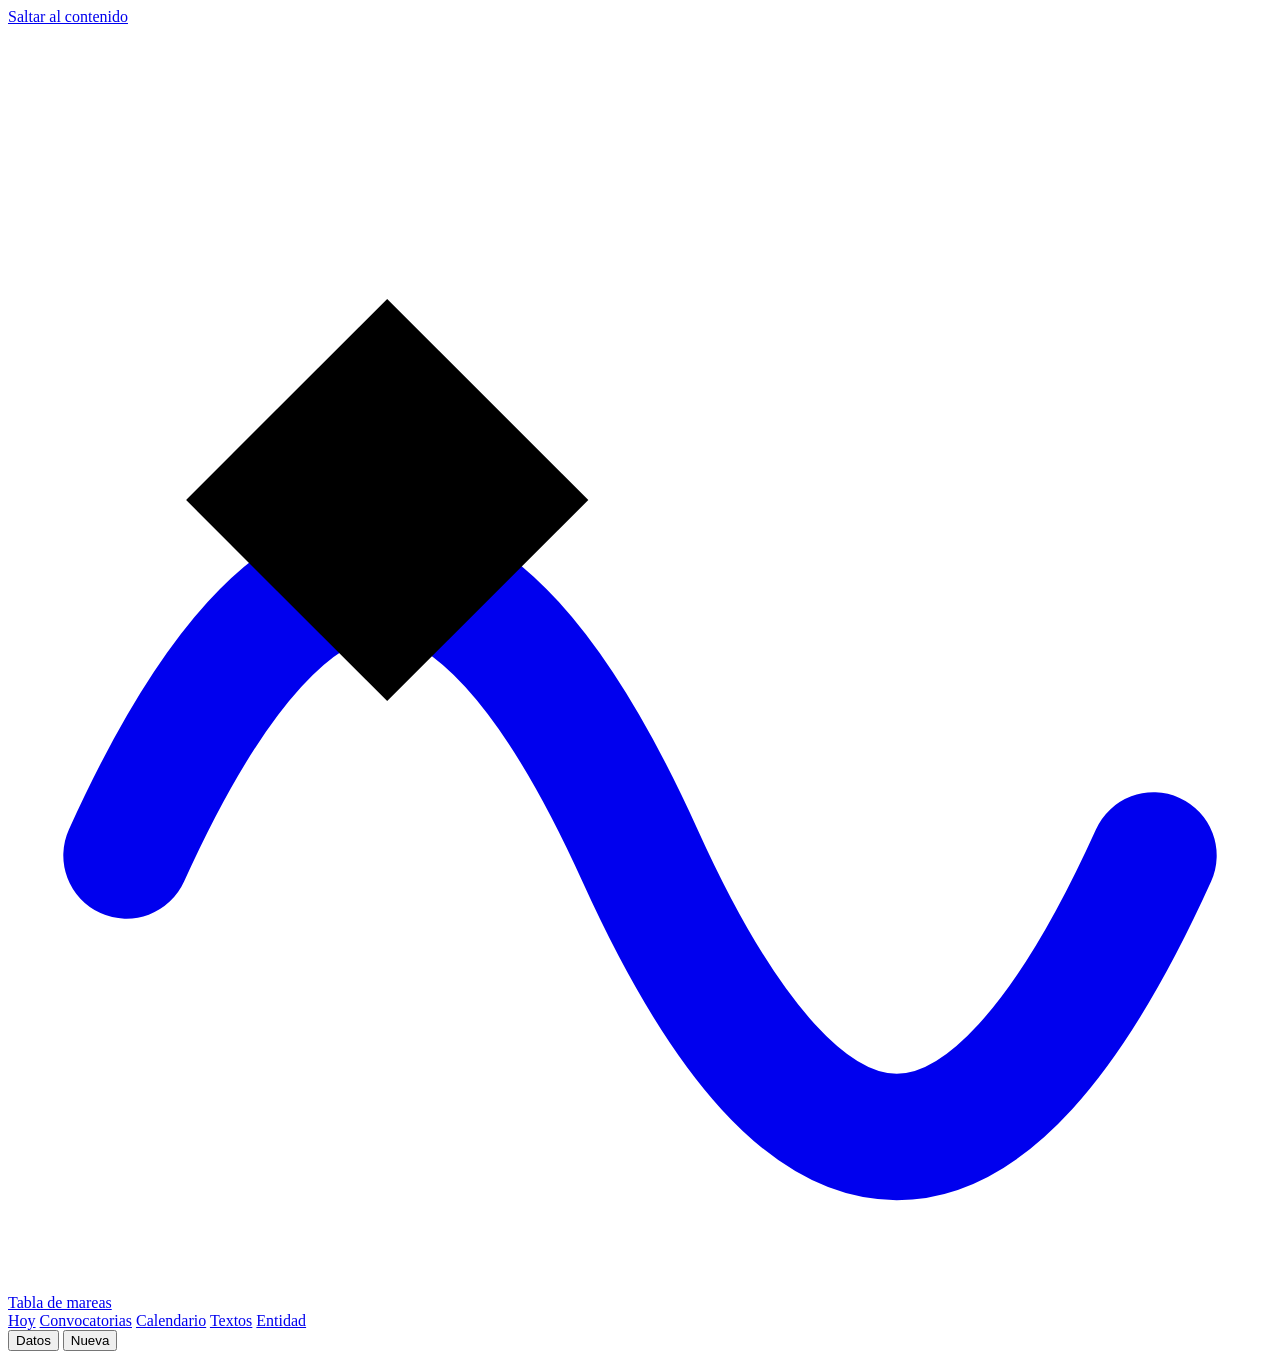
<file: src/index.template.html>
<!doctype html>
<html lang="es">
<head>
<meta charset="utf-8">
<meta name="viewport" content="width=device-width, initial-scale=1">
<meta name="color-scheme" content="light dark">
<title>Tabla de mareas · convocatorias</title>
<meta name="description" content="Radar y preparación de convocatorias. Funciona sin conexión y guarda los datos en este ordenador.">
<link rel="icon" href="data:image/svg+xml,%3Csvg xmlns='http://www.w3.org/2000/svg' viewBox='0 0 32 32'%3E%3Crect width='32' height='32' fill='%2310262e'/%3E%3Cpath d='M4 21c4-9 8-9 12 0s8 9 12 0' fill='none' stroke='%23f3eee4' stroke-width='3.5' stroke-linecap='round'/%3E%3Crect x='6.5' y='9' width='7' height='7' transform='rotate(45 10 12.5)' fill='%23d9431e'/%3E%3C/svg%3E">
<style>
/*__FUENTES__*/
/*__CSS__*/
</style>
</head>
<body>
<a class="skip" href="#main">Saltar al contenido</a>

<header class="top">
  <div class="top-in">
    <a class="marca" href="#hoy" aria-label="Tabla de mareas, ir a Hoy">
      <img id="logo-entidad" alt="" hidden>
      <svg class="sello" viewBox="0 0 32 32" aria-hidden="true">
        <path d="M3 21c4.3-9.5 8.7-9.5 13 0s8.7 9.5 13 0" fill="none" stroke="currentColor" stroke-width="3.2" stroke-linecap="round"/>
        <rect class="rombo" x="6" y="8.4" width="7.2" height="7.2" transform="rotate(45 9.6 12)"/>
      </svg>
      <span class="nombre-app">Tabla de mareas</span>
    </a>
    <nav aria-label="Secciones">
      <a href="#hoy">Hoy</a>
      <a href="#convocatorias">Convocatorias</a>
      <a href="#calendario">Calendario</a>
      <a href="#textos">Textos</a>
      <a href="#entidad">Entidad</a>
    </nav>
    <div class="acciones">
      <button type="button" class="btn" data-accion="datos">Datos</button>
      <button type="button" class="btn primario" data-accion="nueva" title="Atajo: tecla N">Nueva</button>
    </div>
  </div>
</header>

<main id="main" tabindex="-1"></main>

<dialog id="dlg-conv" aria-labelledby="dlg-conv-t">
  <div class="dlg">
    <div class="dlg-cab">
      <h2 id="dlg-conv-t">Convocatoria</h2>
      <button type="button" class="btn mini" data-cerrar="dlg-conv">Cerrar</button>
    </div>
    <div class="dlg-cuerpo"><form id="form-conv" novalidate></form></div>
    <div class="dlg-pie">
      <div class="izq">
        <button type="button" class="btn peligro" id="btn-borrar-conv" data-accion="borrar-conv">Eliminar</button>
        <button type="button" class="btn" id="btn-siguiente" data-accion="siguiente-edicion">Crear la edición siguiente</button>
      </div>
      <div class="der">
        <button type="button" class="btn" data-cerrar="dlg-conv">Cancelar</button>
        <button type="submit" class="btn primario" form="form-conv">Guardar</button>
      </div>
    </div>
  </div>
</dialog>

<dialog id="dlg-datos" aria-labelledby="dlg-datos-t">
  <div class="dlg">
    <div class="dlg-cab">
      <h2 id="dlg-datos-t">Datos</h2>
      <button type="button" class="btn mini" data-cerrar="dlg-datos">Cerrar</button>
    </div>
    <div class="dlg-cuerpo">
      <p class="aviso" id="datos-estado"></p>

      <fieldset><legend>Copia de seguridad</legend>
        <p class="sub">Los datos viven solo en este navegador. Descarga una copia cada semana y guárdala en la carpeta compartida: sirve de respaldo y para que otra persona del equipo abra lo mismo en su ordenador.</p>
        <div class="fila-btn"><button type="button" class="btn primario" data-accion="exportar">Descargar copia (.json)</button></div>
      </fieldset>

      <fieldset><legend>Importar</legend>
        <label class="casilla"><input type="radio" name="modo" value="fusionar" checked> Fusionar: añade lo nuevo y actualiza lo que ya existe, sin tocar las tareas</label>
        <label class="casilla"><input type="radio" name="modo" value="reemplazar"> Reemplazar todo por el contenido del archivo</label>
        <div style="margin-top:var(--e3)">
          <label class="etq" for="datos-archivo">Desde un archivo .json</label>
          <input type="file" id="datos-archivo" accept=".json,application/json" class="campo">
        </div>
        <div style="margin-top:var(--e4)">
          <label class="etq" for="datos-texto">O pega aquí el JSON (por ejemplo, el que prepare Claude tras la búsqueda semanal)</label>
          <textarea id="datos-texto" rows="4" spellcheck="false"></textarea>
        </div>
        <div class="fila-btn"><button type="button" class="btn" data-accion="importar-texto">Importar el texto pegado</button></div>
      </fieldset>

      <fieldset id="bloque-monday"><legend>monday.com</legend>
        <p class="sub">Trae el tablero de convocatorias a la herramienta y devuelve a monday los cambios de estado, plazo, importes y notas hechos aquí. Si un dato cambia en los dos sitios, gana monday. Antes de escribir en monday te pregunto.</p>
        <div class="rejilla">
          <div style="grid-column:span 5"><label class="etq" for="mon-tablero">Número del tablero</label><input id="mon-tablero" class="campo" inputmode="numeric" autocomplete="off"></div>
          <div style="grid-column:span 7"><label class="etq" for="mon-token">Token personal de monday</label><input id="mon-token" class="campo" type="password" autocomplete="off" spellcheck="false"></div>
        </div>
        <p class="ayuda">El número está en la dirección del tablero, tras /boards/. El token se saca en monday, en tu foto, Developers, API token. Se guarda solo en este navegador y no entra en las copias de seguridad.</p>
        <div class="fila-btn"><button type="button" class="btn primario" data-accion="monday-sync">Sincronizar con monday</button><button type="button" class="btn mini" data-accion="monday-olvidar">Olvidar el token</button><button type="button" class="btn mini" id="mon-deshacer" data-accion="monday-deshacer" hidden>Deshacer esta sincronización</button></div>
        <p class="aviso" id="mon-msg" role="status" hidden></p>
      </fieldset>

      <fieldset><legend>Calendario</legend>
        <p class="sub">Descarga los cierres, el inicio de cada preparación y las tareas con fecha en un archivo .ics para Google Calendar, Outlook o el calendario del móvil.</p>
        <div class="fila-btn"><button type="button" class="btn" data-accion="ics">Descargar plazos (.ics)</button></div>
      </fieldset>

      <fieldset style="margin-bottom:0"><legend>Empezar de cero</legend>
        <div class="fila-btn">
          <button type="button" class="btn" id="btn-semilla" data-accion="restaurar-semilla" hidden>Volver a los datos iniciales</button>
          <button type="button" class="btn peligro" data-accion="borrar-todo">Borrar todos los datos de este navegador</button>
        </div>
      </fieldset>
    </div>
  </div>
</dialog>

<div id="toast" popover="manual" role="status" aria-live="polite"><span id="toast-t"></span><button type="button" id="toast-deshacer" data-accion="deshacer" hidden>Deshacer</button></div>

<script id="semilla" type="application/json">/*__SEMILLA__*/</script>
<script>
/*__JS__*/
</script>
</body>
</html>
</file>
